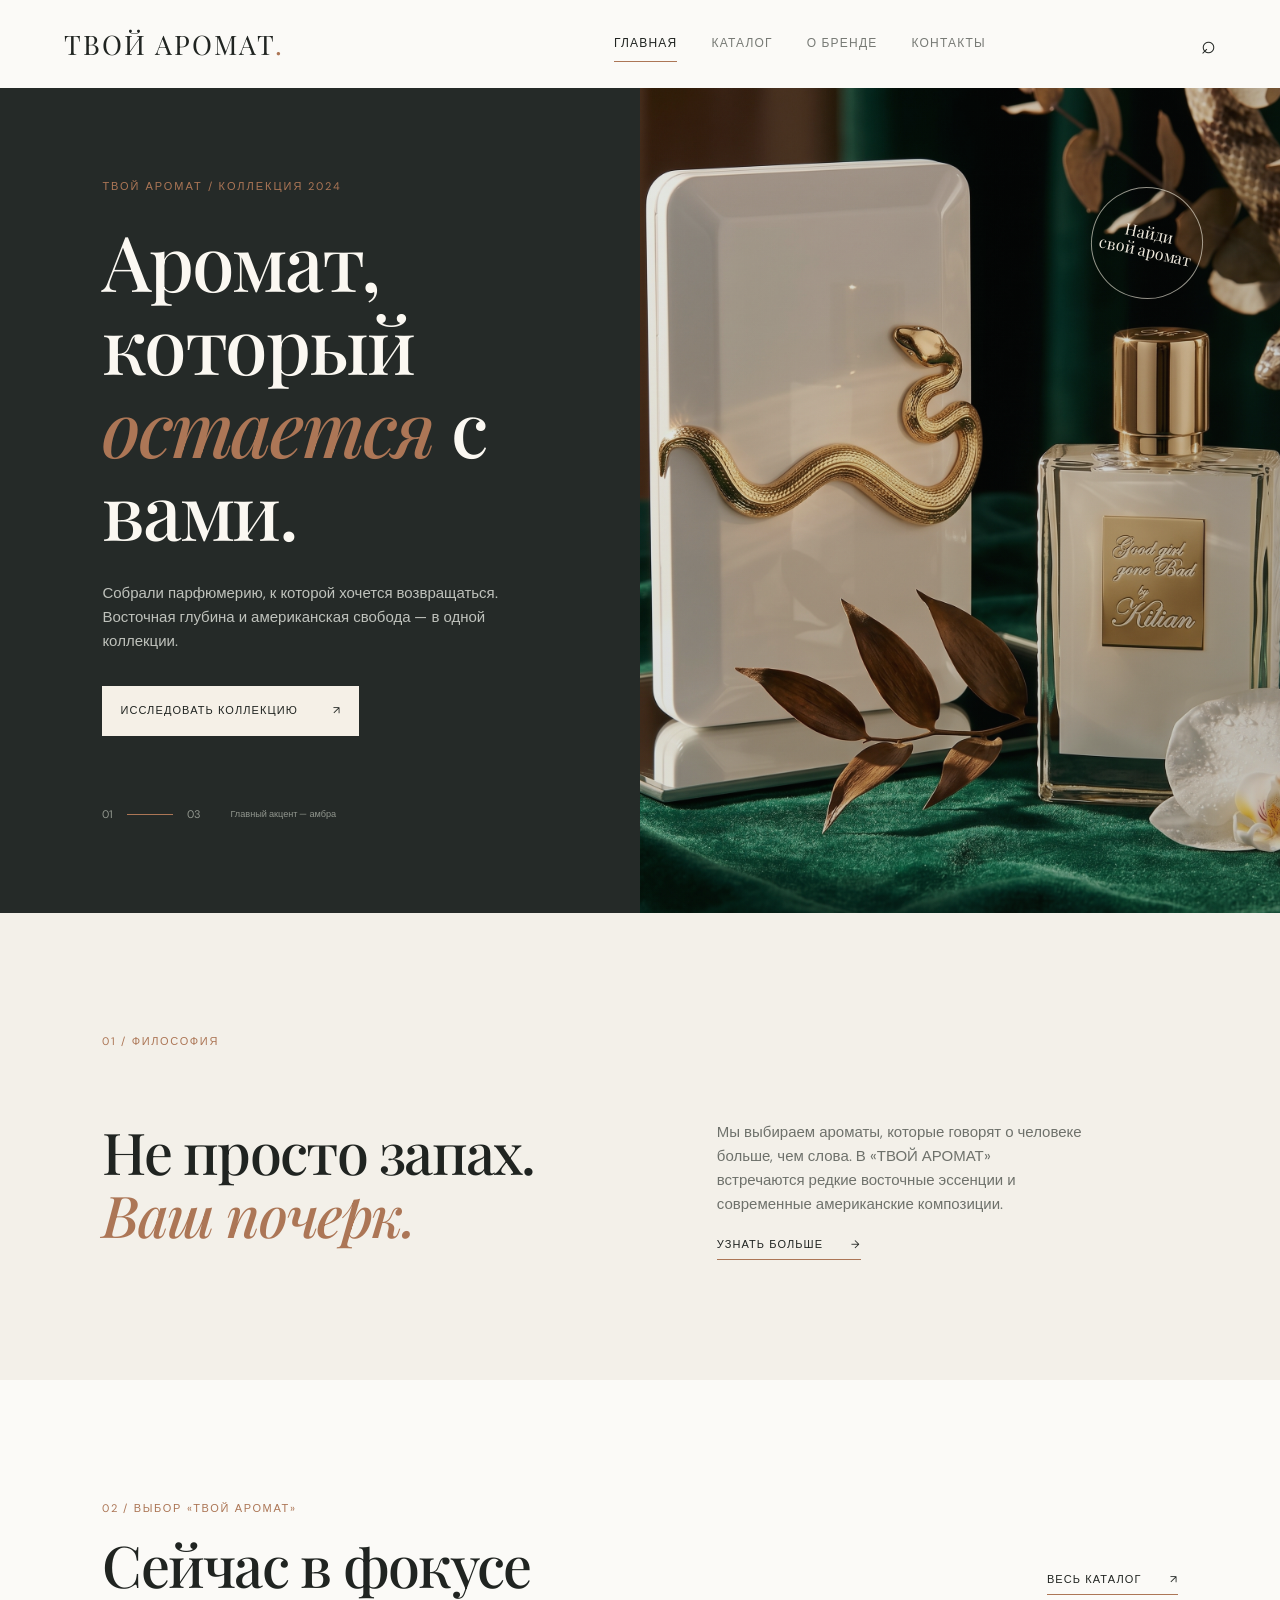
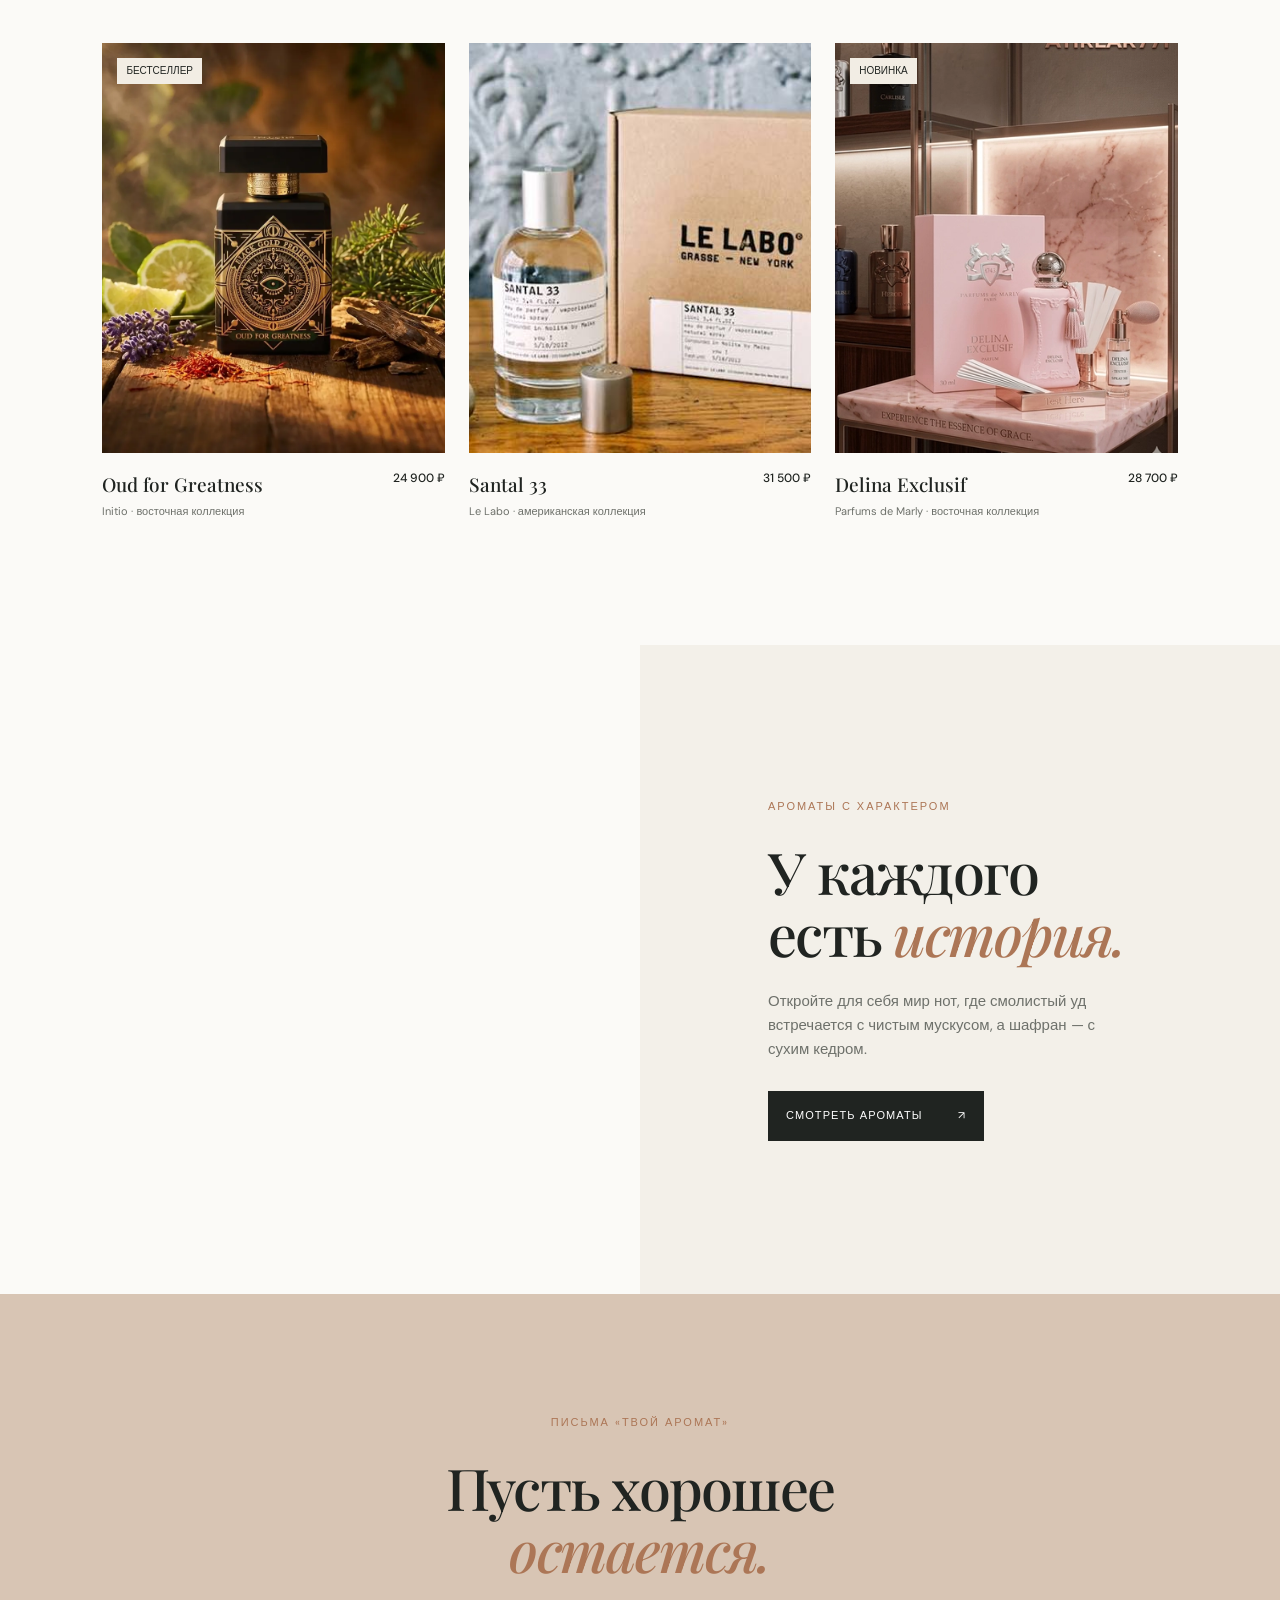
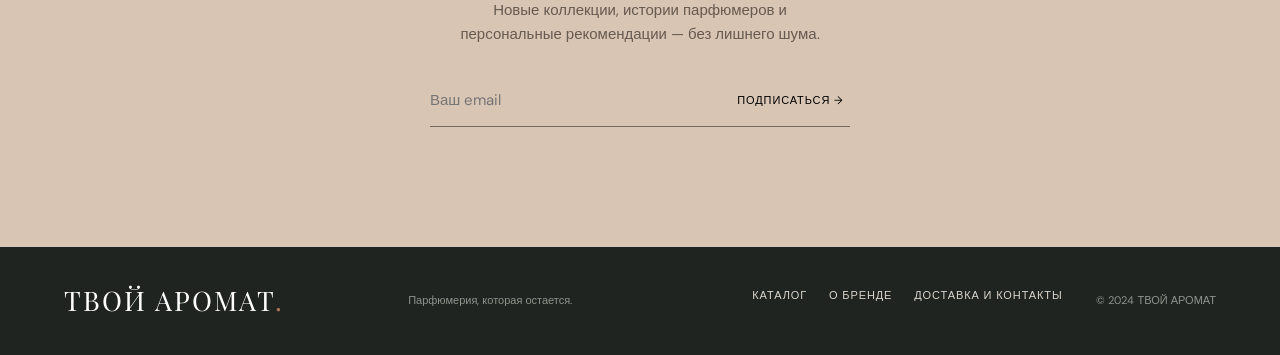
<file: index.html>
<!doctype html>
<html lang="ru">
  <head>
    <meta charset="UTF-8" />
    <meta name="viewport" content="width=device-width, initial-scale=1.0" />
    <meta
      name="description"
      content="ТВОЙ АРОМАТ — коллекция арабской и американской парфюмерии с доставкой по России."
    />
    <link rel="stylesheet" href="style.css" />
    <link rel="icon" type="image/svg+xml" href="assets/favicon.svg" />
    <link rel="preconnect" href="https://fonts.googleapis.com" />
    <link rel="preconnect" href="https://fonts.gstatic.com" crossorigin />
    <link
      href="https://fonts.googleapis.com/css2?family=DM+Sans:wght@400;500;600&family=Playfair+Display:wght@500;600;700&display=swap"
      rel="stylesheet"
    />
    <title>ТВОЙ АРОМАТ — аромат, который остается</title>
  </head>
  <body>
    <header class="site-header">
      <a class="brand" href="index.html" aria-label="ТВОЙ АРОМАТ, на главную"
        >ТВОЙ АРОМАТ<span>.</span></a
      >
      <nav class="main-nav" aria-label="Основная навигация">
        <a class="active" href="index.html">Главная</a>
        <a href="catalog.html">Каталог</a>
        <a href="about.html">О бренде</a>
        <a href="contacts.html">Контакты</a>
      </nav>
      <div class="header-actions">
        <button
          class="icon-button"
          data-search-toggle
          aria-label="Открыть поиск"
        >
          ⌕
        </button>

        <button class="menu-toggle" aria-label="Открыть меню">☰</button>
      </div>
    </header>
    <div class="search-panel">
      <input
        data-search-input
        type="search"
        placeholder="Найти аромат, бренд или ноту"
      /><button data-search-close>Закрыть</button>
    </div>

    <main>
      <section class="hero">
        <div class="hero-copy">
          <p class="eyebrow">ТВОЙ АРОМАТ / коллекция 2024</p>
          <h1>Аромат, который<br /><em>остается</em> с вами.</h1>
          <p class="hero-text">
            Собрали парфюмерию, к которой хочется возвращаться. Восточная
            глубина и американская свобода — в одной коллекции.
          </p>
          <a class="button button-light" href="catalog.html"
            >Исследовать коллекцию <span>↗</span></a
          >
          <div class="hero-meta">
            <span>01</span><i></i><span>03</span
            ><small>Главный акцент — амбра</small>
          </div>
        </div>
        <div class="hero-image">
          <div class="hero-stamp">Найди<br />свой аромат</div>
        </div>
      </section>

      <section class="intro section-pad">
        <div class="section-label">01 / Философия</div>
        <div class="intro-content">
          <h2>Не просто запах.<br /><em>Ваш почерк.</em></h2>
          <div>
            <p>
              Мы выбираем ароматы, которые говорят о человеке больше, чем слова.
              В «ТВОЙ АРОМАТ» встречаются редкие восточные эссенции и
              современные американские композиции.
            </p>
            <a class="text-link" href="about.html"
              >Узнать больше <span>→</span></a
            >
          </div>
        </div>
      </section>

      <section class="featured section-pad">
        <div class="section-heading">
          <div>
            <div class="section-label">02 / Выбор «ТВОЙ АРОМАТ»</div>
            <h2>Сейчас в фокусе</h2>
          </div>
          <a class="text-link" href="catalog.html"
            >Весь каталог <span>↗</span></a
          >
        </div>
        <div class="product-grid product-grid-home">
          <article class="product-card">
            <a href="catalog.html" class="product-image img-oud-for-greatness"
              ><span class="product-tag">Бестселлер</span></a
            >
            <div class="product-info">
              <div>
                <h3>Oud for Greatness</h3>
                <p>Initio · восточная коллекция</p>
              </div>
              <strong>24 900 ₽</strong>
            </div>
          </article>
          <article class="product-card">
            <a href="catalog.html" class="product-image img-santal-33"></a>
            <div class="product-info">
              <div>
                <h3>Santal 33</h3>
                <p>Le Labo · американская коллекция</p>
              </div>
              <strong>31 500 ₽</strong>
            </div>
          </article>
          <article class="product-card">
            <a href="catalog.html" class="product-image img-delina-exclusif"
              ><span class="product-tag">Новинка</span></a
            >
            <div class="product-info">
              <div>
                <h3>Delina Exclusif</h3>
                <p>Parfums de Marly · восточная коллекция</p>
              </div>
              <strong>28 700 ₽</strong>
            </div>
          </article>
        </div>
      </section>

      <section class="split-story">
        <div class="story-image"></div>
        <div class="story-copy">
          <p class="eyebrow">Ароматы с характером</p>
          <h2>У каждого<br />есть <em>история.</em></h2>
          <p>
            Откройте для себя мир нот, где смолистый уд встречается с чистым
            мускусом, а шафран — с сухим кедром.
          </p>
          <a class="button button-dark" href="catalog.html"
            >Смотреть ароматы <span>↗</span></a
          >
        </div>
      </section>

      <section class="newsletter section-pad">
        <p class="eyebrow">Письма «ТВОЙ АРОМАТ»</p>
        <h2>Пусть хорошее<br /><em>остается.</em></h2>
        <p>
          Новые коллекции, истории парфюмеров и персональные рекомендации — без
          лишнего шума.
        </p>
        <form class="newsletter-form">
          <input
            type="email"
            placeholder="Ваш email"
            aria-label="Ваш email"
          /><button type="submit">Подписаться <span>→</span></button>
        </form>
      </section>
    </main>
    <footer class="site-footer">
      <a class="brand" href="index.html">ТВОЙ АРОМАТ<span>.</span></a>
      <p>Парфюмерия, которая остается.</p>
      <div class="footer-links">
        <a href="catalog.html">Каталог</a><a href="about.html">О бренде</a
        ><a href="contacts.html">Доставка и контакты</a>
      </div>
      <small>© 2024 ТВОЙ АРОМАТ</small>
    </footer>
    <script src="script.js"></script>
  </body>
</html>
</file>
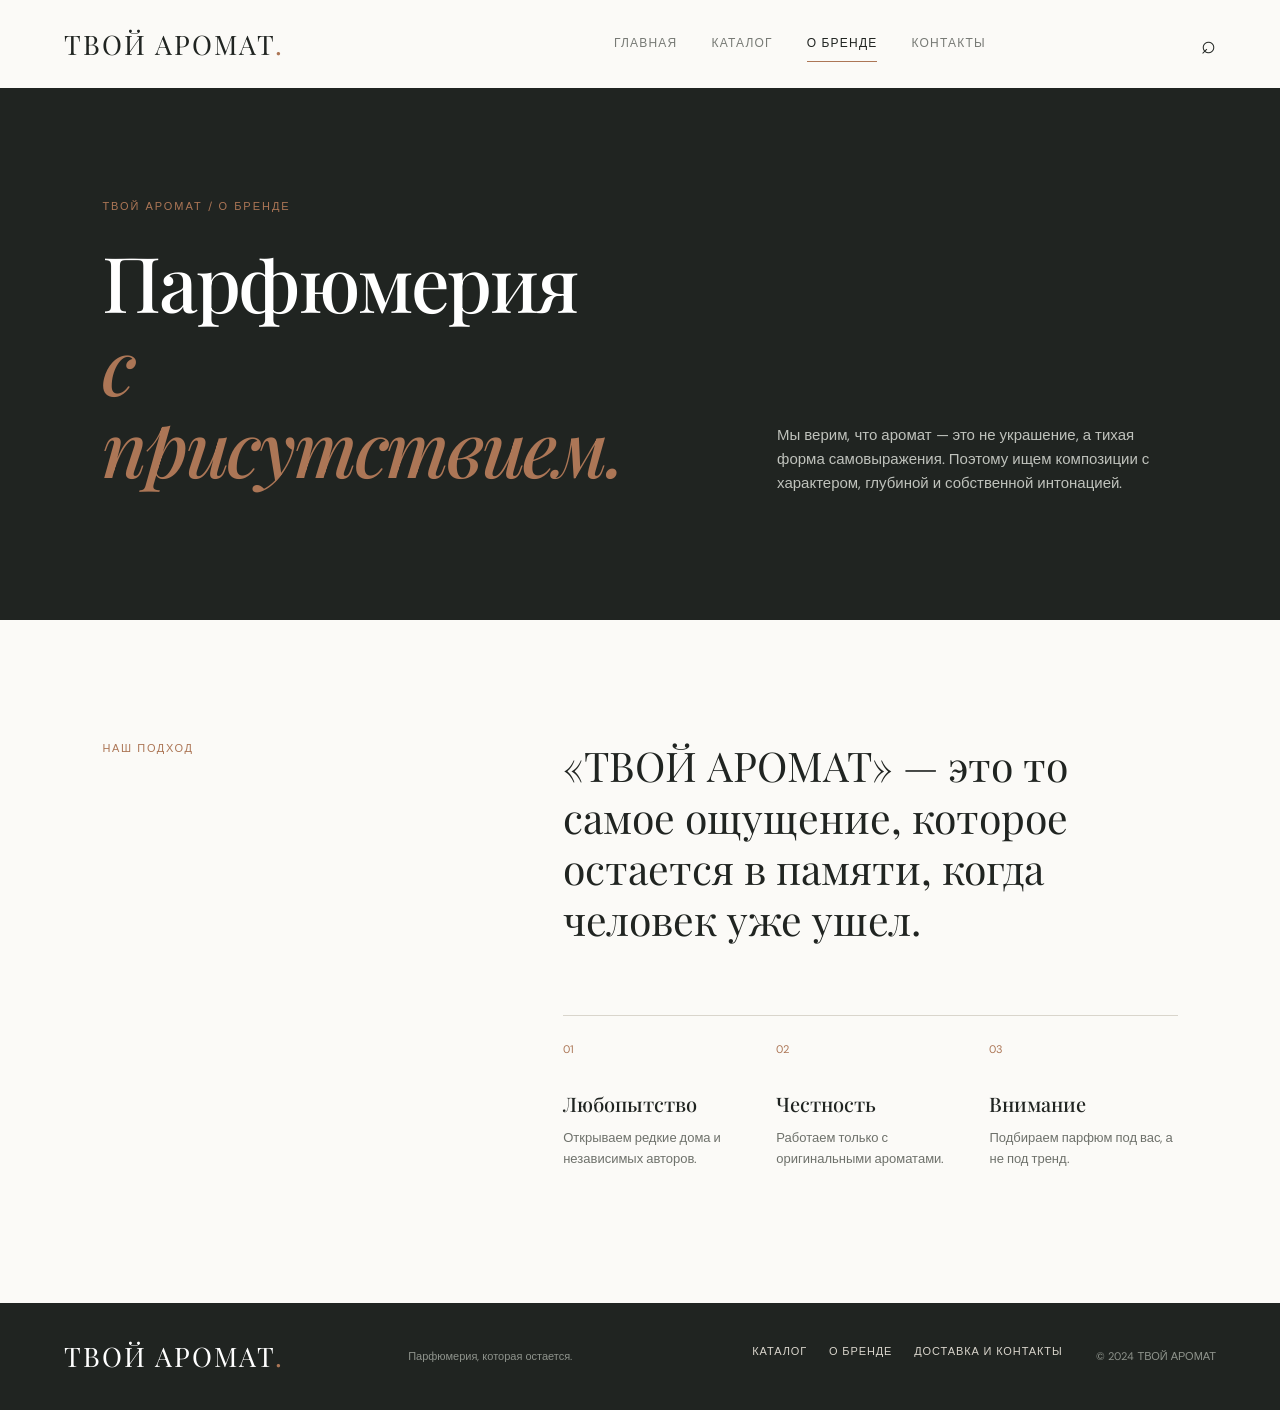
<file: about.html>
<!doctype html>
<html lang="ru">
  <head>
    <meta charset="UTF-8" />
    <meta name="viewport" content="width=device-width, initial-scale=1.0" />
    <link rel="stylesheet" href="style.css" />
    <link rel="icon" type="image/svg+xml" href="assets/favicon.svg" />
    <link rel="preconnect" href="https://fonts.googleapis.com" />
    <link rel="preconnect" href="https://fonts.gstatic.com" crossorigin />
    <link
      href="https://fonts.googleapis.com/css2?family=DM+Sans:wght@400;500;600&family=Playfair+Display:wght@500;600;700&display=swap"
      rel="stylesheet"
    />
    <title>О бренде — ТВОЙ АРОМАТ</title>
  </head>
  <body>
    <header class="site-header">
      <a class="brand" href="index.html">ТВОЙ АРОМАТ<span>.</span></a>
      <nav class="main-nav">
        <a href="index.html">Главная</a><a href="catalog.html">Каталог</a
        ><a class="active" href="about.html">О бренде</a
        ><a href="contacts.html">Контакты</a>
      </nav>
      <div class="header-actions">
        <button
          class="icon-button"
          data-search-toggle
          aria-label="Открыть поиск"
        >
          ⌕</button
        ><button class="menu-toggle" aria-label="Открыть меню">☰</button>
      </div>
    </header>
    <main>
      <section class="about-hero">
        <div>
          <p class="eyebrow">ТВОЙ АРОМАТ / о бренде</p>
          <h1>Парфюмерия<br /><em>с присутствием.</em></h1>
        </div>
        <p>
          Мы верим, что аромат — это не украшение, а тихая форма самовыражения.
          Поэтому ищем композиции с характером, глубиной и собственной
          интонацией.
        </p>
      </section>
      <section class="manifesto section-pad">
        <div class="section-label">Наш подход</div>
        <div class="manifesto-text">
          <p>
            «ТВОЙ АРОМАТ» — это то самое ощущение, которое остается в памяти,
            когда человек уже ушел.
          </p>
          <div class="values">
            <div>
              <b>01</b>
              <h3>Любопытство</h3>
              <p>Открываем редкие дома и независимых авторов.</p>
            </div>
            <div>
              <b>02</b>
              <h3>Честность</h3>
              <p>Работаем только с оригинальными ароматами.</p>
            </div>
            <div>
              <b>03</b>
              <h3>Внимание</h3>
              <p>Подбираем парфюм под вас, а не под тренд.</p>
            </div>
          </div>
        </div>
      </section>
    </main>
    <footer class="site-footer">
      <a class="brand" href="index.html">ТВОЙ АРОМАТ<span>.</span></a>
      <p>Парфюмерия, которая остается.</p>
      <div class="footer-links">
        <a href="catalog.html">Каталог</a><a href="about.html">О бренде</a
        ><a href="contacts.html">Доставка и контакты</a>
      </div>
      <small>© 2024 ТВОЙ АРОМАТ</small>
    </footer>
    <script src="script.js"></script>
  </body>
</html>
</file>
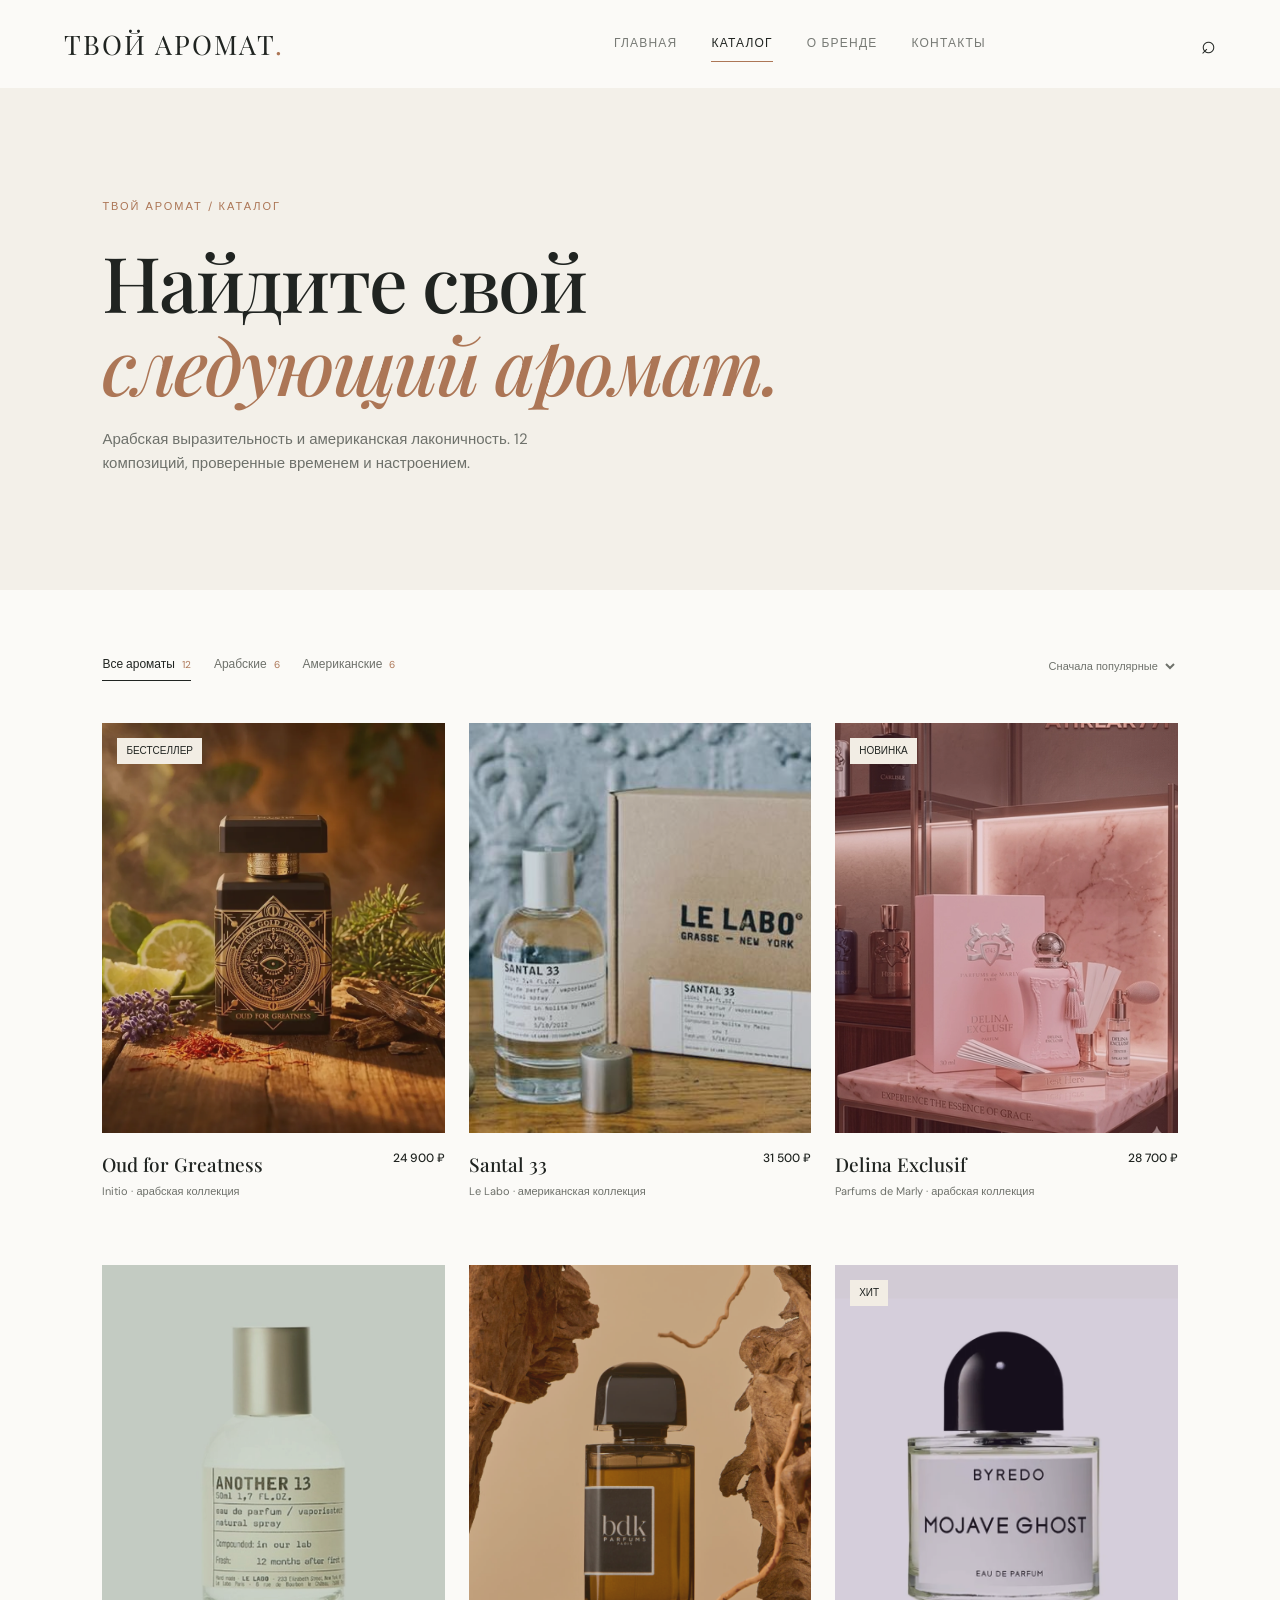
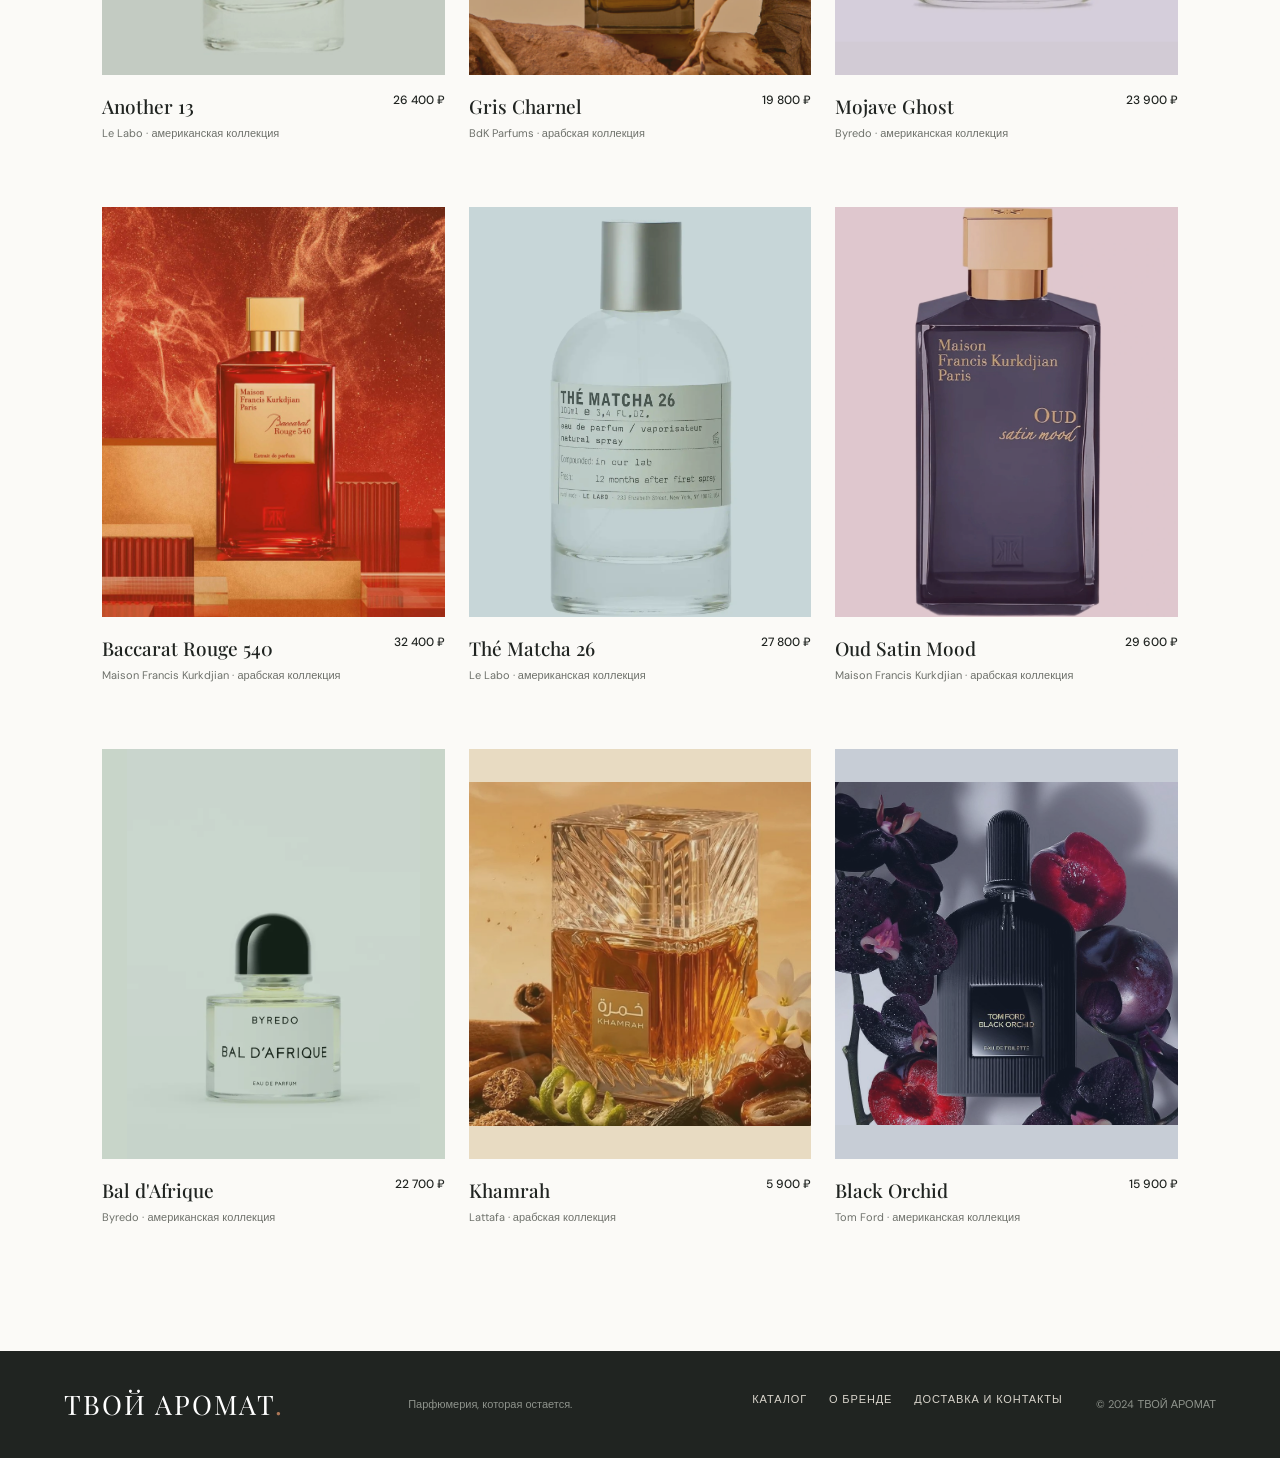
<file: catalog.html>
<!doctype html>
<html lang="ru">
  <head>
    <meta charset="UTF-8" />
    <meta name="viewport" content="width=device-width, initial-scale=1.0" />
    <link rel="stylesheet" href="style.css" />
    <link rel="icon" type="image/svg+xml" href="assets/favicon.svg" />
    <link rel="preconnect" href="https://fonts.googleapis.com" />
    <link rel="preconnect" href="https://fonts.gstatic.com" crossorigin />
    <link
      href="https://fonts.googleapis.com/css2?family=DM+Sans:wght@400;500;600&family=Playfair+Display:wght@500;600;700&display=swap"
      rel="stylesheet"
    />
    <title>Каталог — ТВОЙ АРОМАТ</title>
  </head>
  <body>
    <header class="site-header">
      <a class="brand" href="index.html">ТВОЙ АРОМАТ<span>.</span></a>
      <nav class="main-nav">
        <a href="index.html">Главная</a
        ><a class="active" href="catalog.html">Каталог</a
        ><a href="about.html">О бренде</a><a href="contacts.html">Контакты</a>
      </nav>
      <div class="header-actions">
        <button
          class="icon-button"
          data-search-toggle
          aria-label="Открыть поиск"
        >
          ⌕</button
        ><button class="menu-toggle" aria-label="Открыть меню">☰</button>
      </div>
    </header>
    <div class="search-panel">
      <input
        data-search-input
        type="search"
        placeholder="Найти аромат, бренд или ноту"
      /><button data-search-close>Закрыть</button>
    </div>
    <main>
      <section class="page-intro">
        <p class="eyebrow">ТВОЙ АРОМАТ / каталог</p>
        <h1>Найдите свой<br /><em>следующий аромат.</em></h1>
        <p>
          Арабская выразительность и американская лаконичность. 12 композиций,
          проверенные временем и настроением.
        </p>
      </section>
      <section class="catalog-section section-pad">
        <div class="catalog-toolbar">
          <div class="filter-buttons">
            <button class="filter-button active" data-filter="all">
              Все ароматы <span>12</span></button
            ><button class="filter-button" data-filter="arabic">
              Арабские <span>6</span></button
            ><button class="filter-button" data-filter="american">
              Американские <span>6</span>
            </button>
          </div>
          <select aria-label="Сортировка">
            <option>Сначала популярные</option>
            <option>Сначала новинки</option>
            <option>По возрастанию цены</option>
          </select>
        </div>
        <div class="product-grid catalog-grid">
          <article
            class="product-card"
            data-category="arabic"
            data-name="Oud for Greatness"
          >
            <a href="#" class="product-image img-oud-for-greatness"
              ><span class="product-tag">Бестселлер</span></a
            >
            <div class="product-info">
              <div>
                <h3>Oud for Greatness</h3>
                <p>Initio · арабская коллекция</p>
              </div>
              <strong>24 900 ₽</strong>
            </div>
          </article>
          <article
            class="product-card"
            data-category="american"
            data-name="Santal 33"
          >
            <a href="#" class="product-image img-santal-33"></a>
            <div class="product-info">
              <div>
                <h3>Santal 33</h3>
                <p>Le Labo · американская коллекция</p>
              </div>
              <strong>31 500 ₽</strong>
            </div>
          </article>
          <article
            class="product-card"
            data-category="arabic"
            data-name="Delina Exclusif"
          >
            <a href="#" class="product-image img-delina-exclusif"
              ><span class="product-tag">Новинка</span></a
            >
            <div class="product-info">
              <div>
                <h3>Delina Exclusif</h3>
                <p>Parfums de Marly · арабская коллекция</p>
              </div>
              <strong>28 700 ₽</strong>
            </div>
          </article>
          <article
            class="product-card"
            data-category="american"
            data-name="Another 13"
          >
            <a href="#" class="product-image img-another-13"></a>
            <div class="product-info">
              <div>
                <h3>Another 13</h3>
                <p>Le Labo · американская коллекция</p>
              </div>
              <strong>26 400 ₽</strong>
            </div>
          </article>
          <article
            class="product-card"
            data-category="arabic"
            data-name="Gris Charnel"
          >
            <a href="#" class="product-image img-gris-charnel"></a>
            <div class="product-info">
              <div>
                <h3>Gris Charnel</h3>
                <p>BdK Parfums · арабская коллекция</p>
              </div>
              <strong>19 800 ₽</strong>
            </div>
          </article>
          <article
            class="product-card"
            data-category="american"
            data-name="Mojave Ghost"
          >
            <a href="#" class="product-image img-mojave-ghost"
              ><span class="product-tag">Хит</span></a
            >
            <div class="product-info">
              <div>
                <h3>Mojave Ghost</h3>
                <p>Byredo · американская коллекция</p>
              </div>
              <strong>23 900 ₽</strong>
            </div>
          </article>
          <article
            class="product-card"
            data-category="arabic"
            data-name="Baccarat Rouge 540"
          >
            <a href="#" class="product-image img-baccarat-rouge-540"></a>
            <div class="product-info">
              <div>
                <h3>Baccarat Rouge 540</h3>
                <p>Maison Francis Kurkdjian · арабская коллекция</p>
              </div>
              <strong>32 400 ₽</strong>
            </div>
          </article>
          <article
            class="product-card"
            data-category="american"
            data-name="Thé Matcha 26"
          >
            <a href="#" class="product-image img-the-matcha-26"></a>
            <div class="product-info">
              <div>
                <h3>Thé Matcha 26</h3>
                <p>Le Labo · американская коллекция</p>
              </div>
              <strong>27 800 ₽</strong>
            </div>
          </article>
          <article
            class="product-card"
            data-category="arabic"
            data-name="Oud Satin Mood"
          >
            <a href="#" class="product-image img-oud-satin-mood"></a>
            <div class="product-info">
              <div>
                <h3>Oud Satin Mood</h3>
                <p>Maison Francis Kurkdjian · арабская коллекция</p>
              </div>
              <strong>29 600 ₽</strong>
            </div>
          </article>
          <article
            class="product-card"
            data-category="american"
            data-name="Bal d'Afrique"
          >
            <a href="#" class="product-image img-bal-dafrique"></a>
            <div class="product-info">
              <div>
                <h3>Bal d'Afrique</h3>
                <p>Byredo · американская коллекция</p>
              </div>
              <strong>22 700 ₽</strong>
            </div>
          </article>
          <article
            class="product-card"
            data-category="arabic"
            data-name="Khamrah"
          >
            <a href="#" class="product-image img-khamrah"></a>
            <div class="product-info">
              <div>
                <h3>Khamrah</h3>
                <p>Lattafa · арабская коллекция</p>
              </div>
              <strong>5 900 ₽</strong>
            </div>
          </article>
          <article
            class="product-card"
            data-category="american"
            data-name="Tom Ford Black Orchid"
          >
            <a href="#" class="product-image img-tom-ford-black-orchid"></a>
            <div class="product-info">
              <div>
                <h3>Black Orchid</h3>
                <p>Tom Ford · американская коллекция</p>
              </div>
              <strong>15 900 ₽</strong>
            </div>
          </article>
          <article class="product-card" data-category="arabic" data-name="Ani">
            <a href="#" class="product-image img-gris"></a>
            <div class="product-info">
              <div>
                <h3>Ani</h3>
                <p>Nishane · арабская коллекция</p>
              </div>
              <strong>26 900 ₽</strong>
            </div>
          </article>
          <article
            class="product-card"
            data-category="american"
            data-name="Gypsy Water"
          >
            <a href="#" class="product-image img-mojave"></a>
            <div class="product-info">
              <div>
                <h3>Gypsy Water</h3>
                <p>Byredo · американская коллекция</p>
              </div>
              <strong>22 900 ₽</strong>
            </div>
          </article>
          <article
            class="product-card"
            data-category="arabic"
            data-name="Musk Therapy"
          >
            <a href="#" class="product-image img-oud"></a>
            <div class="product-info">
              <div>
                <h3>Musk Therapy</h3>
                <p>Initio · арабская коллекция</p>
              </div>
              <strong>25 300 ₽</strong>
            </div>
          </article>
          <article
            class="product-card"
            data-category="american"
            data-name="Sundazed"
          >
            <a href="#" class="product-image img-santal"></a>
            <div class="product-info">
              <div>
                <h3>Sundazed</h3>
                <p>Byredo · американская коллекция</p>
              </div>
              <strong>21 600 ₽</strong>
            </div>
          </article>
          <article
            class="product-card"
            data-category="arabic"
            data-name="Erba Pura"
          >
            <a href="#" class="product-image img-rose"></a>
            <div class="product-info">
              <div>
                <h3>Erba Pura</h3>
                <p>Xerjoff · арабская коллекция</p>
              </div>
              <strong>27 400 ₽</strong>
            </div>
          </article>
          <article
            class="product-card"
            data-category="american"
            data-name="Rose 31"
          >
            <a href="#" class="product-image img-another"></a>
            <div class="product-info">
              <div>
                <h3>Rose 31</h3>
                <p>Le Labo · американская коллекция</p>
              </div>
              <strong>25 900 ₽</strong>
            </div>
          </article>
          <article
            class="product-card"
            data-category="arabic"
            data-name="Ani X"
          >
            <a href="#" class="product-image img-gris"></a>
            <div class="product-info">
              <div>
                <h3>Ani X</h3>
                <p>Nishane · арабская коллекция</p>
              </div>
              <strong>28 200 ₽</strong>
            </div>
          </article>
          <article
            class="product-card"
            data-category="american"
            data-name="Super Cedar"
          >
            <a href="#" class="product-image img-mojave"></a>
            <div class="product-info">
              <div>
                <h3>Super Cedar</h3>
                <p>Byredo · американская коллекция</p>
              </div>
              <strong>21 900 ₽</strong>
            </div>
          </article>
          <article
            class="product-card"
            data-category="arabic"
            data-name="Tobacco Vanille"
          >
            <a href="#" class="product-image img-oud"></a>
            <div class="product-info">
              <div>
                <h3>Tobacco Vanille</h3>
                <p>Tom Ford · арабская коллекция</p>
              </div>
              <strong>30 100 ₽</strong>
            </div>
          </article>
          <article
            class="product-card"
            data-category="american"
            data-name="Bergamote 22"
          >
            <a href="#" class="product-image img-santal"></a>
            <div class="product-info">
              <div>
                <h3>Bergamote 22</h3>
                <p>Le Labo · американская коллекция</p>
              </div>
              <strong>24 500 ₽</strong>
            </div>
          </article>
          <article
            class="product-card"
            data-category="arabic"
            data-name="Naxos"
          >
            <a href="#" class="product-image img-rose"></a>
            <div class="product-info">
              <div>
                <h3>Naxos</h3>
                <p>Xerjoff · арабская коллекция</p>
              </div>
              <strong>26 800 ₽</strong>
            </div>
          </article>
          <article
            class="product-card"
            data-category="american"
            data-name="The Noir 29"
          >
            <a href="#" class="product-image img-another"></a>
            <div class="product-info">
              <div>
                <h3>The Noir 29</h3>
                <p>Le Labo · американская коллекция</p>
              </div>
              <strong>25 600 ₽</strong>
            </div>
          </article>
          <article
            class="product-card"
            data-category="arabic"
            data-name="Hacivat"
          >
            <a href="#" class="product-image img-gris"></a>
            <div class="product-info">
              <div>
                <h3>Hacivat</h3>
                <p>Nishane · арабская коллекция</p>
              </div>
              <strong>27 100 ₽</strong>
            </div>
          </article>
          <article
            class="product-card"
            data-category="american"
            data-name="Molecule 01"
          >
            <a href="#" class="product-image img-mojave"></a>
            <div class="product-info">
              <div>
                <h3>Molecule 01</h3>
                <p>Escentric Molecules · американская коллекция</p>
              </div>
              <strong>18 900 ₽</strong>
            </div>
          </article>
          <article class="product-card" data-category="arabic" data-name="Lira">
            <a href="#" class="product-image img-oud"></a>
            <div class="product-info">
              <div>
                <h3>Lira</h3>
                <p>Xerjoff · арабская коллекция</p>
              </div>
              <strong>24 700 ₽</strong>
            </div>
          </article>
          <article
            class="product-card"
            data-category="american"
            data-name="Matcha Meditation"
          >
            <a href="#" class="product-image img-santal"></a>
            <div class="product-info">
              <div>
                <h3>Matcha Meditation</h3>
                <p>Maison Margiela · американская коллекция</p>
              </div>
              <strong>19 600 ₽</strong>
            </div>
          </article>
          <article
            class="product-card"
            data-category="arabic"
            data-name="Layton"
          >
            <a href="#" class="product-image img-rose"></a>
            <div class="product-info">
              <div>
                <h3>Layton</h3>
                <p>Parfums de Marly · арабская коллекция</p>
              </div>
              <strong>29 300 ₽</strong>
            </div>
          </article>
          <article
            class="product-card"
            data-category="american"
            data-name="Neroli Portofino"
          >
            <a href="#" class="product-image img-another"></a>
            <div class="product-info">
              <div>
                <h3>Neroli Portofino</h3>
                <p>Tom Ford · американская коллекция</p>
              </div>
              <strong>28 600 ₽</strong>
            </div>
          </article>
          <article
            class="product-card"
            data-category="arabic"
            data-name="Mancera Cedrat Boise"
          >
            <a href="#" class="product-image img-gris"></a>
            <div class="product-info">
              <div>
                <h3>Cedrat Boise</h3>
                <p>Mancera · арабская коллекция</p>
              </div>
              <strong>17 900 ₽</strong>
            </div>
          </article>
          <article
            class="product-card"
            data-category="american"
            data-name="Wood Sage & Sea Salt"
          >
            <a href="#" class="product-image img-mojave"></a>
            <div class="product-info">
              <div>
                <h3>Wood Sage &amp; Sea Salt</h3>
                <p>Jo Malone · американская коллекция</p>
              </div>
              <strong>20 400 ₽</strong>
            </div>
          </article>
          <article
            class="product-card"
            data-category="arabic"
            data-name="Gentle Fluidity Gold"
          >
            <a href="#" class="product-image img-oud"></a>
            <div class="product-info">
              <div>
                <h3>Gentle Fluidity Gold</h3>
                <p>Maison Francis Kurkdjian · арабская коллекция</p>
              </div>
              <strong>29 900 ₽</strong>
            </div>
          </article>
          <article
            class="product-card"
            data-category="american"
            data-name="Black Saffron"
          >
            <a href="#" class="product-image img-santal"></a>
            <div class="product-info">
              <div>
                <h3>Black Saffron</h3>
                <p>Byredo · американская коллекция</p>
              </div>
              <strong>23 400 ₽</strong>
            </div>
          </article>
          <article
            class="product-card"
            data-category="arabic"
            data-name="Kirké"
          >
            <a href="#" class="product-image img-rose"></a>
            <div class="product-info">
              <div>
                <h3>Kirké</h3>
                <p>Tiziana Terenzi · арабская коллекция</p>
              </div>
              <strong>22 800 ₽</strong>
            </div>
          </article>
          <article
            class="product-card"
            data-category="american"
            data-name="Colonia"
          >
            <a href="#" class="product-image img-another"></a>
            <div class="product-info">
              <div>
                <h3>Colonia</h3>
                <p>Acqua di Parma · американская коллекция</p>
              </div>
              <strong>19 900 ₽</strong>
            </div>
          </article>
          <article
            class="product-card"
            data-category="arabic"
            data-name="Santal Royal"
          >
            <a href="#" class="product-image img-gris"></a>
            <div class="product-info">
              <div>
                <h3>Santal Royal</h3>
                <p>Guerlain · арабская коллекция</p>
              </div>
              <strong>26 300 ₽</strong>
            </div>
          </article>
          <article
            class="product-card"
            data-category="american"
            data-name="Jazz Club"
          >
            <a href="#" class="product-image img-mojave"></a>
            <div class="product-info">
              <div>
                <h3>Jazz Club</h3>
                <p>Maison Margiela · американская коллекция</p>
              </div>
              <strong>18 700 ₽</strong>
            </div>
          </article>
          <article
            class="product-card"
            data-category="arabic"
            data-name="Molecule 02"
          >
            <a href="#" class="product-image img-oud"></a>
            <div class="product-info">
              <div>
                <h3>Molecule 02</h3>
                <p>Escentric Molecules · арабская коллекция</p>
              </div>
              <strong>18 900 ₽</strong>
            </div>
          </article>
          <article
            class="product-card"
            data-category="american"
            data-name="Bal d'Afrique Absolu"
          >
            <a href="#" class="product-image img-santal"></a>
            <div class="product-info">
              <div>
                <h3>Bal d'Afrique Absolu</h3>
                <p>Byredo · американская коллекция</p>
              </div>
              <strong>26 700 ₽</strong>
            </div>
          </article>
          <article
            class="product-card"
            data-category="arabic"
            data-name="Oud Wood"
          >
            <a href="#" class="product-image img-rose"></a>
            <div class="product-info">
              <div>
                <h3>Oud Wood</h3>
                <p>Tom Ford · арабская коллекция</p>
              </div>
              <strong>30 800 ₽</strong>
            </div>
          </article>
          <article
            class="product-card"
            data-category="american"
            data-name="White Suede"
          >
            <a href="#" class="product-image img-another"></a>
            <div class="product-info">
              <div>
                <h3>White Suede</h3>
                <p>Tom Ford · американская коллекция</p>
              </div>
              <strong>27 300 ₽</strong>
            </div>
          </article>
        </div>
        <p class="no-results">Ничего не найдено. Попробуйте другой запрос.</p>
      </section>
    </main>
    <footer class="site-footer">
      <a class="brand" href="index.html">ТВОЙ АРОМАТ<span>.</span></a>
      <p>Парфюмерия, которая остается.</p>
      <div class="footer-links">
        <a href="catalog.html">Каталог</a><a href="about.html">О бренде</a
        ><a href="contacts.html">Доставка и контакты</a>
      </div>
      <small>© 2024 ТВОЙ АРОМАТ</small>
    </footer>
    <script src="script.js"></script>
  </body>
</html>
</file>
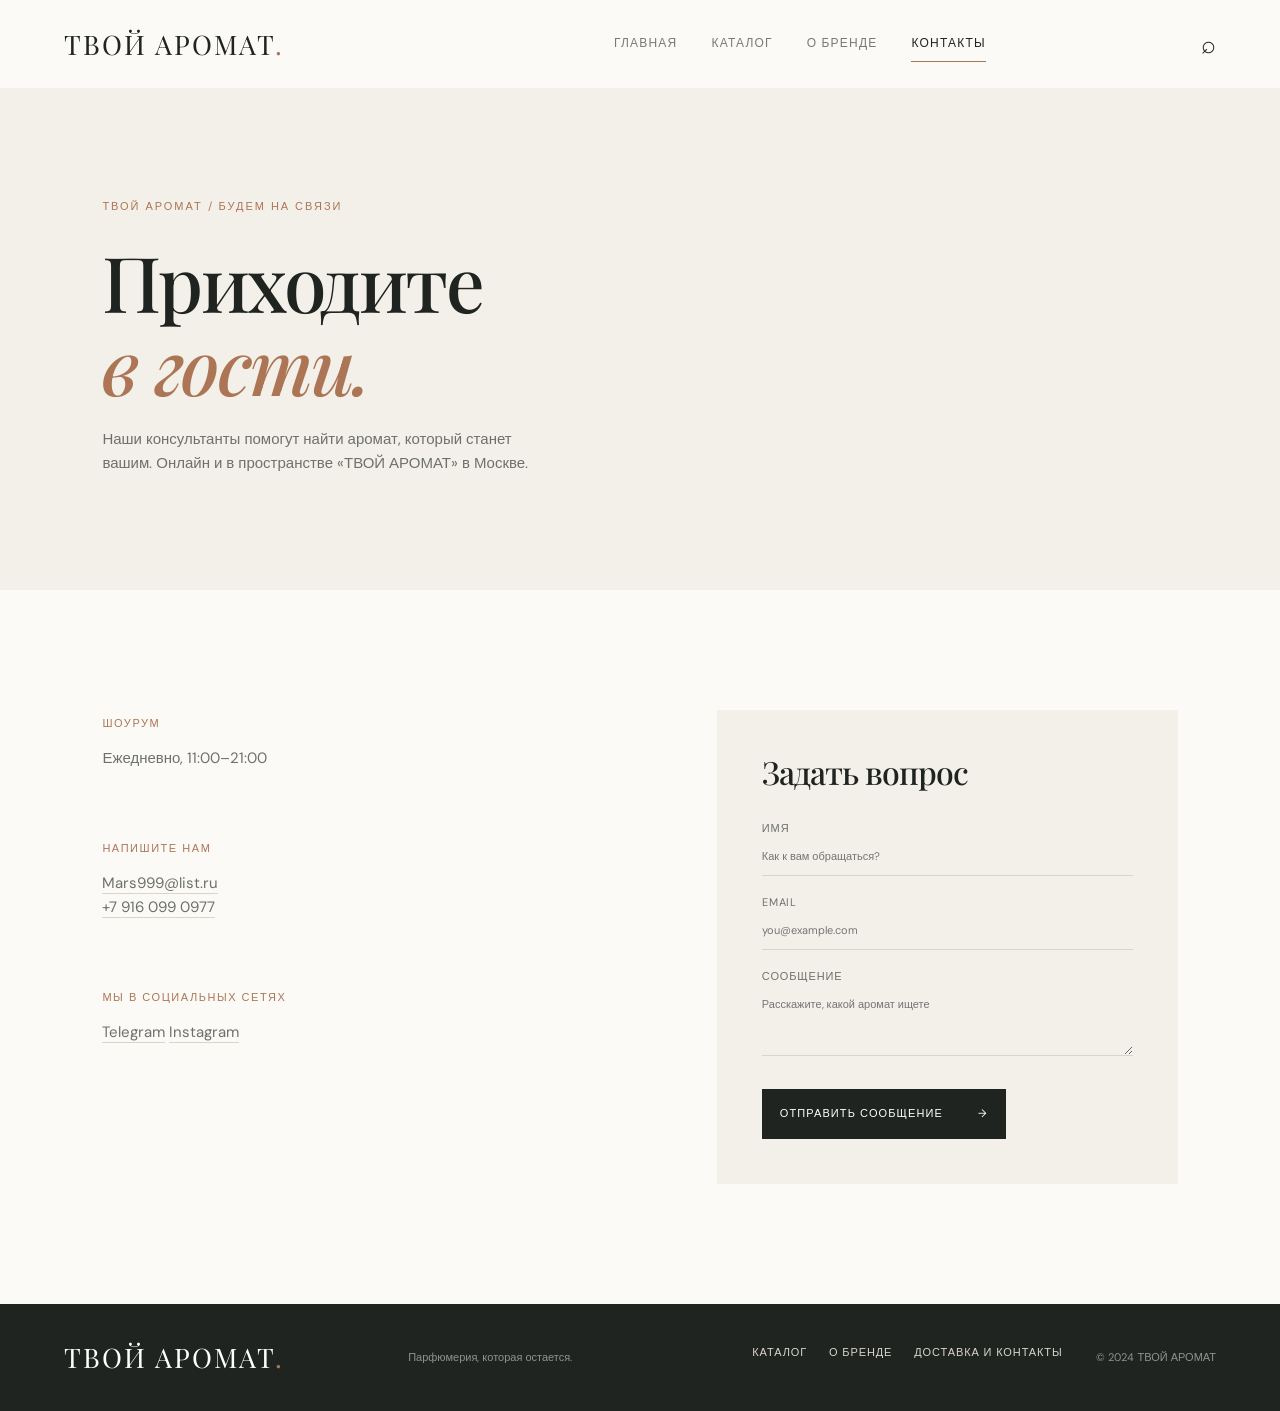
<file: contacts.html>
<!doctype html>
<html lang="ru">
  <head>
    <meta charset="UTF-8" />
    <meta name="viewport" content="width=device-width, initial-scale=1.0" />
    <link rel="stylesheet" href="style.css" />
    <link rel="icon" type="image/svg+xml" href="assets/favicon.svg" />
    <link rel="preconnect" href="https://fonts.googleapis.com" />
    <link rel="preconnect" href="https://fonts.gstatic.com" crossorigin />
    <link
      href="https://fonts.googleapis.com/css2?family=DM+Sans:wght@400;500;600&family=Playfair+Display:wght@500;600;700&display=swap"
      rel="stylesheet"
    />
    <title>Контакты — ТВОЙ АРОМАТ</title>
  </head>
  <body>
    <header class="site-header">
      <a class="brand" href="index.html">ТВОЙ АРОМАТ<span>.</span></a>
      <nav class="main-nav">
        <a href="index.html">Главная</a><a href="catalog.html">Каталог</a
        ><a href="about.html">О бренде</a
        ><a class="active" href="contacts.html">Контакты</a>
      </nav>
      <div class="header-actions">
        <button
          class="icon-button"
          data-search-toggle
          aria-label="Открыть поиск"
        >
          ⌕</button
        ><button class="menu-toggle" aria-label="Открыть меню">☰</button>
      </div>
    </header>
    <main>
      <section class="page-intro contact-intro">
        <p class="eyebrow">ТВОЙ АРОМАТ / будем на связи</p>
        <h1>Приходите<br /><em>в гости.</em></h1>
        <p>
          Наши консультанты помогут найти аромат, который станет вашим. Онлайн и
          в пространстве «ТВОЙ АРОМАТ» в Москве.
        </p>
      </section>
      <section class="contact-grid section-pad">
        <div class="contact-details">
          <div>
            <span>Шоурум</span>
            <p>Ежедневно, 11:00–21:00</p>
          </div>
          <div>
            <span>Напишите нам</span>
            <p>
              <a href="mailto:Mars999@list.ru">Mars999@list.ru</a><br /><a
                href="tel:+79160990977"
                >+7 916 099 0977</a
              >
            </p>
          </div>
          <div>
            <span>Мы в социальных сетях</span>
            <p><a href="#">Telegram</a> <a href="#">Instagram</a></p>
          </div>
        </div>
        <form class="contact-form">
          <h2>Задать вопрос</h2>
          <label
            >Имя<input type="text" placeholder="Как к вам обращаться?" /></label
          ><label
            >Email<input type="email" placeholder="you@example.com" /></label
          ><label
            >Сообщение<textarea
              placeholder="Расскажите, какой аромат ищете"
            ></textarea></label
          ><button class="button button-dark" type="submit">
            Отправить сообщение <span>→</span>
          </button>
        </form>
      </section>
    </main>
    <footer class="site-footer">
      <a class="brand" href="index.html">ТВОЙ АРОМАТ<span>.</span></a>
      <p>Парфюмерия, которая остается.</p>
      <div class="footer-links">
        <a href="catalog.html">Каталог</a><a href="about.html">О бренде</a
        ><a href="contacts.html">Доставка и контакты</a>
      </div>
      <small>© 2024 ТВОЙ АРОМАТ</small>
    </footer>
    <script src="script.js"></script>
  </body>
</html>
</file>
<file: style.css>
@import url("https://fonts.googleapis.com/css2?family=DM+Sans:wght@400;500;600&family=Playfair+Display:wght@500;600;700&display=swap");

:root {
  --ink: #202421;
  --muted: #6e716b;
  --cream: #f3f0e9;
  --paper: #fbfaf7;
  --copper: #ac7656;
  --line: #d9d5cc;
  --serif: "Playfair Display", Georgia, serif;
  --sans: "DM Sans", sans-serif;
}
* {
  box-sizing: border-box;
}
html {
  scroll-behavior: smooth;
}
body {
  margin: 0;
  background: var(--paper);
  color: var(--ink);
  font-family: var(--sans);
  font-size: 15px;
  line-height: 1.6;
}
a {
  color: inherit;
  text-decoration: none;
}
button,
input,
select,
textarea {
  font: inherit;
}
button {
  cursor: pointer;
}
.announcement {
  background: var(--ink);
  color: #f4eee5;
  font-size: 11px;
  letter-spacing: 0.08em;
  padding: 8px 5vw;
  text-align: center;
  text-transform: uppercase;
}
.announcement span {
  color: var(--copper);
  margin: 0 12px;
}
.site-header {
  align-items: center;
  background: var(--paper);
  display: flex;
  height: 88px;
  justify-content: space-between;
  padding: 0 5vw;
  position: sticky;
  top: 0;
  z-index: 20;
}
.brand {
  font-family: var(--serif);
  font-size: clamp(18px, 2.1vw, 30px);
  letter-spacing: 0.07em;
  line-height: 1;
}
.brand span {
  color: var(--copper);
}
.main-nav {
  display: flex;
  gap: 34px;
  margin-left: 10%;
}
.main-nav a {
  color: #777a75;
  font-size: 12px;
  position: relative;
  text-transform: uppercase;
  letter-spacing: 0.1em;
}
.main-nav a:after {
  background: var(--copper);
  bottom: -8px;
  content: "";
  height: 1px;
  left: 0;
  position: absolute;
  transform: scaleX(0);
  transform-origin: left;
  transition: transform 0.25s;
  width: 100%;
}
.main-nav a:hover:after,
.main-nav a.active:after {
  transform: scaleX(1);
}
.main-nav a.active {
  color: var(--ink);
}
.header-actions {
  align-items: center;
  display: flex;
  gap: 22px;
}
.icon-button,
.menu-toggle {
  background: transparent;
  border: 0;
  color: var(--ink);
  font-size: 25px;
  line-height: 1;
  padding: 0;
}
.menu-toggle {
  display: none;
  font-size: 20px;
}
.search-panel {
  background: var(--cream);
  border-bottom: 1px solid var(--line);
  display: none;
  gap: 20px;
  padding: 20px 5vw;
}
.search-panel.open {
  display: flex;
}
.search-panel input {
  background: transparent;
  border: 0;
  border-bottom: 1px solid var(--ink);
  flex: 1;
  outline: 0;
  padding: 8px 0;
}
.search-panel button {
  background: none;
  border: 0;
  text-transform: uppercase;
  font-size: 11px;
  letter-spacing: 0.1em;
}
.hero {
  background: #252a28;
  color: #fbf8f2;
  display: grid;
  grid-template-columns: 1fr 1fr;
  min-height: calc(100vh - 120px);
}
.hero-copy {
  align-self: center;
  padding: 7vw 8vw;
}
.eyebrow {
  color: var(--copper);
  font-size: 11px;
  letter-spacing: 0.18em;
  margin: 0 0 24px;
  text-transform: uppercase;
}
h1,
h2,
h3,
p {
  margin-top: 0;
}
h1,
h2 {
  font-family: var(--serif);
  font-weight: 500;
  line-height: 1.08;
}
h1 {
  font-size: clamp(44px, 6vw, 82px);
  letter-spacing: -0.03em;
  margin-bottom: 30px;
}
h2 {
  font-size: clamp(36px, 4.5vw, 64px);
  letter-spacing: -0.03em;
}
em {
  color: var(--copper);
  font-style: italic;
}
.hero-text {
  color: #bfc2bc;
  max-width: 410px;
}
.button {
  align-items: center;
  border: 0;
  display: inline-flex;
  gap: 35px;
  justify-content: space-between;
  padding: 16px 18px;
  text-transform: uppercase;
  font-size: 11px;
  letter-spacing: 0.1em;
  transition:
    transform 0.2s,
    background 0.2s;
}
.button:hover {
  transform: translateY(-3px);
}
.button-light {
  background: #f5f0e7;
  color: var(--ink);
  margin-top: 18px;
  min-width: 230px;
}
.button-dark {
  background: var(--ink);
  color: white;
}
.hero-meta {
  align-items: center;
  display: flex;
  gap: 14px;
  margin-top: 70px;
  color: #91968e;
  font-size: 11px;
}
.hero-meta i {
  background: var(--copper);
  display: block;
  height: 1px;
  width: 46px;
}
.hero-meta small {
  margin-left: 15px;
}
.hero-image {
  background:
    linear-gradient(105deg, rgba(19, 28, 26, 0.1), rgba(19, 28, 26, 0.25)),
    url("assets/kilian.jfif") center/cover;
  min-height: 500px;
  position: relative;
}
.hero-stamp {
  border: 1px solid rgba(244, 238, 224, 0.6);
  border-radius: 50%;
  color: #eee8dc;
  font-family: var(--serif);
  font-size: 16px;
  height: 112px;
  line-height: 1.1;
  padding-top: 36px;
  position: absolute;
  right: 12%;
  text-align: center;
  top: 12%;
  transform: rotate(12deg);
  width: 112px;
}
.section-pad {
  padding: 120px 8vw;
}
.section-label {
  color: var(--copper);
  font-size: 11px;
  letter-spacing: 0.15em;
  text-transform: uppercase;
}
.intro {
  background: var(--cream);
}
.intro-content {
  display: grid;
  gap: 12vw;
  grid-template-columns: 1fr 1fr;
  margin-top: 70px;
}
.intro-content h2 {
  margin: 0;
}
.intro-content p {
  color: var(--muted);
  max-width: 365px;
}
.text-link {
  border-bottom: 1px solid var(--copper);
  display: inline-flex;
  gap: 28px;
  padding-bottom: 5px;
  font-size: 11px;
  letter-spacing: 0.1em;
  text-transform: uppercase;
}
.featured {
  background: var(--paper);
}
.section-heading {
  align-items: end;
  display: flex;
  justify-content: space-between;
  margin-bottom: 48px;
}
.section-heading h2 {
  margin: 15px 0 0;
}
.product-grid {
  display: grid;
  gap: 24px;
  grid-template-columns: repeat(3, 1fr);
}
.product-card {
  min-width: 0;
}
.product-image {
  background-color: #ddd;
  display: block;
  height: 410px;
  overflow: hidden;
  position: relative;
  transition: transform 0.3s;
}
.product-image:after {
  background: rgba(255, 255, 255, 0.13);
  content: "";
  inset: 0;
  opacity: 0;
  position: absolute;
  transition: opacity 0.3s;
}
.product-image:hover {
  transform: translateY(-5px);
}
.product-image:hover:after {
  opacity: 1;
}
.img-oud {
  background:
    linear-gradient(145deg, rgba(75, 52, 33, 0.2), rgba(24, 19, 15, 0.5)),
    url("https://images.unsplash.com/photo-1594035910387-fea47794261f?auto=format&fit=crop&w=700&q=80")
      center/cover;
}
.img-santal {
  background:
    linear-gradient(145deg, rgba(203, 174, 135, 0.2), rgba(81, 62, 44, 0.3)),
    url("https://images.unsplash.com/photo-1608571423902-eed4a5ad8108?auto=format&fit=crop&w=700&q=80")
      center/cover;
}
.img-rose {
  background:
    linear-gradient(145deg, rgba(216, 156, 156, 0.15), rgba(73, 38, 35, 0.35)),
    url("https://images.unsplash.com/photo-1588405748880-12d1d2a59f75?auto=format&fit=crop&w=700&q=80")
      center/cover;
}
.img-another {
  background:
    linear-gradient(145deg, rgba(198, 199, 185, 0.2), rgba(47, 52, 44, 0.4)),
    url("https://images.unsplash.com/photo-1615634260167-c8cdede054de?auto=format&fit=crop&w=700&q=80")
      center/cover;
}
.img-gris {
  background:
    linear-gradient(145deg, rgba(191, 182, 159, 0.2), rgba(63, 58, 49, 0.35)),
    url("https://images.unsplash.com/photo-1610461888750-10bfc601b8e1?auto=format&fit=crop&w=700&q=80")
      center/cover;
}
.img-mojave {
  background:
    linear-gradient(145deg, rgba(226, 194, 157, 0.2), rgba(104, 74, 49, 0.35)),
    url("https://images.unsplash.com/photo-1541643600914-78b084683601?auto=format&fit=crop&w=700&q=80")
      center/cover;
}
.img-amber {
  background:
    linear-gradient(145deg, rgba(208, 153, 78, 0.16), rgba(56, 38, 23, 0.42)),
    url("https://images.unsplash.com/photo-1557170334-a9632e77c6e4?auto=format&fit=crop&w=700&q=80")
      center/cover;
}
.img-lilac {
  background:
    linear-gradient(145deg, rgba(173, 153, 201, 0.16), rgba(57, 41, 78, 0.4)),
    url("https://images.unsplash.com/photo-1592945403244-b3fbafd7f539?auto=format&fit=crop&w=700&q=80")
      center/cover;
}
.img-teal {
  background:
    linear-gradient(145deg, rgba(108, 183, 174, 0.18), rgba(28, 63, 65, 0.42)),
    url("https://images.unsplash.com/photo-1563170351-be82bc888aa4?auto=format&fit=crop&w=700&q=80")
      center/cover;
}
.img-noir {
  background:
    linear-gradient(145deg, rgba(107, 113, 126, 0.18), rgba(20, 23, 31, 0.5)),
    url("https://images.unsplash.com/photo-1619994403073-2cec844b8e63?auto=format&fit=crop&w=700&q=80")
      center/cover;
}
.catalog-grid .product-card:nth-child(11) .product-image {
  background:
    linear-gradient(145deg, rgba(196, 133, 71, 0.18), rgba(48, 33, 25, 0.44)),
    url("https://loremflickr.com/700/900/perfume,bottle?lock=11") center/cover;
}
.catalog-grid .product-card:nth-child(12) .product-image {
  background:
    linear-gradient(145deg, rgba(82, 146, 161, 0.18), rgba(24, 46, 60, 0.44)),
    url("https://loremflickr.com/700/900/perfume,bottle?lock=12") center/cover;
}
.catalog-grid .product-card:nth-child(13) .product-image {
  background:
    linear-gradient(145deg, rgba(191, 103, 91, 0.18), rgba(62, 29, 32, 0.44)),
    url("https://loremflickr.com/700/900/perfume,bottle?lock=13") center/cover;
}
.catalog-grid .product-card:nth-child(14) .product-image {
  background:
    linear-gradient(145deg, rgba(105, 150, 102, 0.18), rgba(30, 57, 35, 0.44)),
    url("https://loremflickr.com/700/900/perfume,bottle?lock=14") center/cover;
}
.catalog-grid .product-card:nth-child(15) .product-image {
  background:
    linear-gradient(145deg, rgba(210, 167, 76, 0.18), rgba(67, 49, 21, 0.44)),
    url("https://loremflickr.com/700/900/perfume,bottle?lock=15") center/cover;
}
.catalog-grid .product-card:nth-child(16) .product-image {
  background:
    linear-gradient(145deg, rgba(126, 105, 170, 0.18), rgba(43, 31, 69, 0.44)),
    url("https://loremflickr.com/700/900/perfume,bottle?lock=16") center/cover;
}
.catalog-grid .product-card:nth-child(17) .product-image {
  background:
    linear-gradient(145deg, rgba(224, 123, 68, 0.18), rgba(68, 33, 22, 0.44)),
    url("https://loremflickr.com/700/900/perfume,bottle?lock=17") center/cover;
}
.catalog-grid .product-card:nth-child(18) .product-image {
  background:
    linear-gradient(145deg, rgba(90, 167, 161, 0.18), rgba(24, 58, 58, 0.44)),
    url("https://loremflickr.com/700/900/perfume,bottle?lock=18") center/cover;
}
.catalog-grid .product-card:nth-child(19) .product-image {
  background:
    linear-gradient(145deg, rgba(195, 90, 129, 0.18), rgba(64, 27, 48, 0.44)),
    url("https://loremflickr.com/700/900/perfume,bottle?lock=19") center/cover;
}
.catalog-grid .product-card:nth-child(20) .product-image {
  background:
    linear-gradient(145deg, rgba(129, 157, 84, 0.18), rgba(42, 54, 27, 0.44)),
    url("https://loremflickr.com/700/900/perfume,bottle?lock=20") center/cover;
}
.catalog-grid .product-card:nth-child(21) .product-image {
  background:
    linear-gradient(145deg, rgba(216, 156, 75, 0.18), rgba(68, 45, 21, 0.44)),
    url("https://loremflickr.com/700/900/perfume,bottle?lock=21") center/cover;
}
.catalog-grid .product-card:nth-child(22) .product-image {
  background:
    linear-gradient(145deg, rgba(105, 126, 190, 0.18), rgba(34, 43, 74, 0.44)),
    url("https://loremflickr.com/700/900/perfume,bottle?lock=22") center/cover;
}
.catalog-grid .product-card:nth-child(23) .product-image {
  background:
    linear-gradient(145deg, rgba(188, 94, 76, 0.18), rgba(62, 31, 29, 0.44)),
    url("https://loremflickr.com/700/900/perfume,bottle?lock=23") center/cover;
}
.catalog-grid .product-card:nth-child(24) .product-image {
  background:
    linear-gradient(145deg, rgba(77, 155, 124, 0.18), rgba(24, 58, 47, 0.44)),
    url("https://loremflickr.com/700/900/perfume,bottle?lock=24") center/cover;
}
.catalog-grid .product-card:nth-child(25) .product-image {
  background:
    linear-gradient(145deg, rgba(210, 129, 58, 0.18), rgba(68, 39, 22, 0.44)),
    url("https://loremflickr.com/700/900/perfume,bottle?lock=25") center/cover;
}
.catalog-grid .product-card:nth-child(26) .product-image {
  background:
    linear-gradient(145deg, rgba(89, 145, 183, 0.18), rgba(25, 51, 72, 0.44)),
    url("https://loremflickr.com/700/900/perfume,bottle?lock=26") center/cover;
}
.catalog-grid .product-card:nth-child(27) .product-image {
  background:
    linear-gradient(145deg, rgba(180, 95, 158, 0.18), rgba(59, 30, 55, 0.44)),
    url("https://loremflickr.com/700/900/perfume,bottle?lock=27") center/cover;
}
.catalog-grid .product-card:nth-child(28) .product-image {
  background:
    linear-gradient(145deg, rgba(87, 169, 137, 0.18), rgba(25, 63, 46, 0.44)),
    url("https://loremflickr.com/700/900/perfume,bottle?lock=28") center/cover;
}
.catalog-grid .product-card:nth-child(29) .product-image {
  background:
    linear-gradient(145deg, rgba(211, 159, 58, 0.18), rgba(69, 47, 22, 0.44)),
    url("https://loremflickr.com/700/900/perfume,bottle?lock=29") center/cover;
}
.catalog-grid .product-card:nth-child(30) .product-image {
  background:
    linear-gradient(145deg, rgba(113, 113, 183, 0.18), rgba(39, 37, 76, 0.44)),
    url("https://loremflickr.com/700/900/perfume,bottle?lock=30") center/cover;
}
.catalog-grid .product-card:nth-child(31) .product-image {
  background:
    linear-gradient(145deg, rgba(200, 91, 73, 0.18), rgba(66, 30, 29, 0.44)),
    url("https://loremflickr.com/700/900/perfume,bottle?lock=31") center/cover;
}
.catalog-grid .product-card:nth-child(32) .product-image {
  background:
    linear-gradient(145deg, rgba(69, 153, 120, 0.18), rgba(25, 57, 46, 0.44)),
    url("https://loremflickr.com/700/900/perfume,bottle?lock=32") center/cover;
}
.catalog-grid .product-card:nth-child(33) .product-image {
  background:
    linear-gradient(145deg, rgba(220, 157, 62, 0.18), rgba(70, 47, 21, 0.44)),
    url("https://loremflickr.com/700/900/perfume,bottle?lock=33") center/cover;
}
.catalog-grid .product-card:nth-child(34) .product-image {
  background:
    linear-gradient(145deg, rgba(120, 92, 180, 0.18), rgba(45, 31, 73, 0.44)),
    url("https://loremflickr.com/700/900/perfume,bottle?lock=34") center/cover;
}
.catalog-grid .product-card:nth-child(35) .product-image {
  background:
    linear-gradient(145deg, rgba(202, 107, 66, 0.18), rgba(68, 34, 24, 0.44)),
    url("https://loremflickr.com/700/900/perfume,bottle?lock=35") center/cover;
}
.catalog-grid .product-card:nth-child(36) .product-image {
  background:
    linear-gradient(145deg, rgba(64, 140, 169, 0.18), rgba(21, 48, 65, 0.44)),
    url("https://loremflickr.com/700/900/perfume,bottle?lock=36") center/cover;
}
.catalog-grid .product-card:nth-child(37) .product-image {
  background:
    linear-gradient(145deg, rgba(212, 113, 104, 0.18), rgba(71, 34, 37, 0.44)),
    url("https://loremflickr.com/700/900/perfume,bottle?lock=37") center/cover;
}
.catalog-grid .product-card:nth-child(38) .product-image {
  background:
    linear-gradient(145deg, rgba(112, 157, 81, 0.18), rgba(35, 58, 29, 0.44)),
    url("https://loremflickr.com/700/900/perfume,bottle?lock=38") center/cover;
}
.catalog-grid .product-card:nth-child(39) .product-image {
  background:
    linear-gradient(145deg, rgba(173, 90, 168, 0.18), rgba(58, 30, 60, 0.44)),
    url("https://loremflickr.com/700/900/perfume,bottle?lock=39") center/cover;
}
.catalog-grid .product-card:nth-child(40) .product-image {
  background:
    linear-gradient(145deg, rgba(220, 170, 63, 0.18), rgba(71, 50, 19, 0.44)),
    url("https://loremflickr.com/700/900/perfume,bottle?lock=40") center/cover;
}
.catalog-grid .product-image::before {
  content: "";
  inset: 0;
  pointer-events: none;
  position: absolute;
  z-index: 0;
}
.catalog-grid .product-card:nth-child(1) .product-image::before {
  background: rgba(116, 68, 39, 0.24);
}
.catalog-grid .product-card:nth-child(2) .product-image::before {
  background: rgba(44, 83, 96, 0.26);
}
.catalog-grid .product-card:nth-child(3) .product-image::before {
  background: rgba(161, 70, 91, 0.25);
}
.catalog-grid .product-card:nth-child(4) .product-image::before {
  background: rgba(76, 104, 72, 0.27);
}
.catalog-grid .product-card:nth-child(5) .product-image::before {
  background: rgba(135, 102, 54, 0.28);
}
.catalog-grid .product-card:nth-child(6) .product-image::before {
  background: rgba(89, 62, 111, 0.25);
}
.catalog-grid .product-card:nth-child(7) .product-image::before {
  background: rgba(185, 111, 46, 0.28);
}
.catalog-grid .product-card:nth-child(8) .product-image::before {
  background: rgba(49, 103, 111, 0.27);
}
.catalog-grid .product-card:nth-child(9) .product-image::before {
  background: rgba(142, 54, 79, 0.28);
}
.catalog-grid .product-card:nth-child(10) .product-image::before {
  background: rgba(68, 114, 82, 0.28);
}
.catalog-grid .product-card:nth-child(11) .product-image::before {
  background: rgba(181, 135, 52, 0.27);
}
.catalog-grid .product-card:nth-child(12) .product-image::before {
  background: rgba(60, 82, 127, 0.27);
}
.catalog-grid .product-card:nth-child(13) .product-image::before {
  background: rgba(126, 65, 38, 0.3);
}
.catalog-grid .product-card:nth-child(14) .product-image::before {
  background: rgba(54, 115, 102, 0.28);
}
.catalog-grid .product-card:nth-child(15) .product-image::before {
  background: rgba(169, 78, 71, 0.28);
}
.catalog-grid .product-card:nth-child(16) .product-image::before {
  background: rgba(79, 92, 58, 0.29);
}
.catalog-grid .product-card:nth-child(17) .product-image::before {
  background: rgba(148, 93, 44, 0.3);
}
.catalog-grid .product-card:nth-child(18) .product-image::before {
  background: rgba(77, 68, 129, 0.27);
}
.catalog-grid .product-card:nth-child(19) .product-image::before {
  background: rgba(119, 53, 51, 0.29);
}
.catalog-grid .product-card:nth-child(20) .product-image::before {
  background: rgba(41, 105, 112, 0.3);
}
.catalog-grid .product-card:nth-child(21) .product-image::before {
  background: rgba(173, 129, 38, 0.29);
}
.catalog-grid .product-card:nth-child(22) .product-image::before {
  background: rgba(89, 61, 101, 0.3);
}
.catalog-grid .product-card:nth-child(23) .product-image::before {
  background: rgba(165, 72, 86, 0.3);
}
.catalog-grid .product-card:nth-child(24) .product-image::before {
  background: rgba(66, 117, 73, 0.3);
}
.catalog-grid .product-card:nth-child(25) .product-image::before {
  background: rgba(188, 112, 53, 0.31);
}
.catalog-grid .product-card:nth-child(26) .product-image::before {
  background: rgba(53, 93, 127, 0.3);
}
.catalog-grid .product-card:nth-child(27) .product-image::before {
  background: rgba(126, 65, 96, 0.3);
}
.catalog-grid .product-card:nth-child(28) .product-image::before {
  background: rgba(66, 112, 97, 0.31);
}
.catalog-grid .product-card:nth-child(29) .product-image::before {
  background: rgba(151, 96, 42, 0.31);
}
.catalog-grid .product-card:nth-child(30) .product-image::before {
  background: rgba(75, 77, 127, 0.3);
}
.catalog-grid .product-card:nth-child(31) .product-image::before {
  background: rgba(154, 61, 64, 0.31);
}
.catalog-grid .product-card:nth-child(32) .product-image::before {
  background: rgba(43, 109, 91, 0.31);
}
.catalog-grid .product-card:nth-child(33) .product-image::before {
  background: rgba(176, 125, 42, 0.31);
}
.catalog-grid .product-card:nth-child(34) .product-image::before {
  background: rgba(89, 63, 121, 0.31);
}
.catalog-grid .product-card:nth-child(35) .product-image::before {
  background: rgba(151, 70, 45, 0.32);
}
.catalog-grid .product-card:nth-child(36) .product-image::before {
  background: rgba(44, 103, 116, 0.32);
}
.catalog-grid .product-card:nth-child(37) .product-image::before {
  background: rgba(177, 91, 54, 0.32);
}
.catalog-grid .product-card:nth-child(38) .product-image::before {
  background: rgba(76, 105, 63, 0.32);
}
.catalog-grid .product-card:nth-child(39) .product-image::before {
  background: rgba(130, 62, 109, 0.32);
}
.catalog-grid .product-card:nth-child(40) .product-image::before {
  background: rgba(188, 136, 44, 0.32);
}
.product-tag {
  background: #f2ede4;
  color: var(--ink);
  font-size: 10px;
  left: 15px;
  padding: 5px 9px;
  position: absolute;
  text-transform: uppercase;
  top: 15px;
  z-index: 1;
}
.product-info {
  align-items: start;
  display: flex;
  justify-content: space-between;
  padding-top: 16px;
}
.product-info h3 {
  font-family: var(--serif);
  font-size: 19px;
  font-weight: 500;
  margin: 0;
}
.product-info p {
  color: var(--muted);
  font-size: 11px;
  margin: 4px 0;
}
.product-info strong {
  font-size: 12px;
  font-weight: 500;
  white-space: nowrap;
}
.split-story {
  display: grid;
  grid-template-columns: 1fr 1fr;
}
.story-image {
  background: url("https://images.unsplash.com/photo-1612817288484-6f916006741a?auto=format&fit=crop&w=1200&q=85")
    center/cover;
  min-height: 600px;
}
.story-copy {
  align-self: center;
  background: var(--cream);
  min-height: 600px;
  padding: 12vw 10vw;
}
.story-copy h2 {
  margin-bottom: 25px;
}
.story-copy p:not(.eyebrow) {
  color: var(--muted);
  margin-bottom: 30px;
  max-width: 340px;
}
.newsletter {
  background: #d8c5b4;
  text-align: center;
}
.newsletter h2 {
  margin-bottom: 18px;
}
.newsletter > p:not(.eyebrow) {
  color: #675a50;
  margin: 0 auto 28px;
  max-width: 380px;
}
.newsletter-form {
  border-bottom: 1px solid #75695f;
  display: flex;
  margin: 0 auto;
  max-width: 420px;
}
.newsletter-form input {
  background: transparent;
  border: 0;
  flex: 1;
  outline: 0;
  padding: 14px 0;
}
.newsletter-form button {
  background: transparent;
  border: 0;
  font-size: 11px;
  letter-spacing: 0.08em;
  text-transform: uppercase;
}
.site-footer {
  background: var(--ink);
  color: #d9d5cc;
  display: grid;
  gap: 16px;
  grid-template-columns: 1fr 1fr 1fr auto;
  padding: 40px 5vw;
}
.site-footer .brand {
  color: white;
}
.site-footer p,
.site-footer small {
  color: #8e938c;
  font-size: 11px;
  margin: 5px 0;
}
.footer-links {
  display: flex;
  gap: 22px;
  font-size: 11px;
  text-transform: uppercase;
  letter-spacing: 0.08em;
}
.page-intro {
  background: var(--cream);
  padding: 110px 8vw 100px;
}
.page-intro h1,
.about-hero h1 {
  margin-bottom: 22px;
}
.page-intro > p:last-child {
  color: var(--muted);
  max-width: 450px;
}
.catalog-section {
  padding-top: 60px;
}
.catalog-toolbar {
  align-items: center;
  display: flex;
  justify-content: space-between;
  margin-bottom: 42px;
}
.filter-buttons {
  display: flex;
  gap: 23px;
}
.filter-button {
  background: none;
  border: 0;
  border-bottom: 1px solid transparent;
  color: var(--muted);
  font-size: 12px;
  padding: 5px 0;
}
.filter-button span {
  color: var(--copper);
  font-size: 10px;
  margin-left: 4px;
}
.filter-button.active {
  border-color: var(--ink);
  color: var(--ink);
}
.catalog-toolbar select {
  background: transparent;
  border: 0;
  color: var(--muted);
  font-size: 11px;
  outline: 0;
}
.catalog-grid {
  grid-template-columns: repeat(3, 1fr);
  row-gap: 60px;
}
.no-results {
  color: var(--muted);
  display: none;
  padding: 40px 0;
  text-align: center;
}
.about-hero {
  align-items: end;
  background: var(--ink);
  color: white;
  display: grid;
  gap: 12vw;
  grid-template-columns: 1fr 1fr;
  padding: 110px 8vw;
}
.about-hero p:last-child {
  color: #bfc2bc;
  max-width: 380px;
}
.manifesto {
  display: grid;
  gap: 12vw;
  grid-template-columns: 1fr 2fr;
}
.manifesto-text > p {
  font-family: var(--serif);
  font-size: clamp(27px, 3.2vw, 44px);
  line-height: 1.25;
  max-width: 720px;
}
.values {
  border-top: 1px solid var(--line);
  display: grid;
  gap: 25px;
  grid-template-columns: repeat(3, 1fr);
  margin-top: 70px;
  padding-top: 20px;
}
.values b {
  color: var(--copper);
  font-size: 11px;
  font-weight: 400;
}
.values h3 {
  font-family: var(--serif);
  font-size: 20px;
  font-weight: 500;
  margin: 28px 0 8px;
}
.values p {
  color: var(--muted);
  font-size: 13px;
}
.contact-grid {
  display: grid;
  gap: 12vw;
  grid-template-columns: 1fr 1fr;
}
.contact-details {
  display: flex;
  flex-direction: column;
  gap: 50px;
}
.contact-details span {
  color: var(--copper);
  font-size: 11px;
  letter-spacing: 0.14em;
  text-transform: uppercase;
}
.contact-details p {
  color: var(--muted);
  margin-top: 12px;
}
.contact-details a {
  border-bottom: 1px solid var(--line);
}
.contact-form {
  background: var(--cream);
  padding: 45px;
}
.contact-form h2 {
  font-size: 32px;
  margin-bottom: 30px;
}
.contact-form label {
  color: var(--muted);
  display: block;
  font-size: 11px;
  margin-bottom: 18px;
  text-transform: uppercase;
  letter-spacing: 0.08em;
}
.contact-form input,
.contact-form textarea {
  background: transparent;
  border: 0;
  border-bottom: 1px solid var(--line);
  display: block;
  outline: 0;
  padding: 10px 0;
  width: 100%;
}
.contact-form textarea {
  min-height: 70px;
  resize: vertical;
}
.contact-form .button {
  margin-top: 15px;
}
@media (max-width: 760px) {
  .main-nav {
    background: var(--paper);
    display: none;
    flex-direction: column;
    gap: 22px;
    left: 0;
    padding: 25px 5vw;
    position: absolute;
    right: 0;
    top: 72px;
    z-index: 10;
  }
  .main-nav.open {
    display: flex;
  }
  .menu-toggle {
    display: block;
  }
  .site-header {
    height: 72px;
  }
  .hero,
  .split-story,
  .about-hero,
  .manifesto,
  .contact-grid {
    grid-template-columns: 1fr;
  }
  .hero-copy {
    order: 2;
    padding: 70px 8vw 80px;
  }
  .hero-image {
    min-height: 470px;
  }
  .intro-content {
    gap: 30px;
    grid-template-columns: 1fr;
    margin-top: 40px;
  }
  .section-pad {
    padding: 75px 7vw;
  }
  .product-grid,
  .catalog-grid {
    grid-template-columns: repeat(2, 1fr);
    gap: 35px 14px;
  }
  .product-image {
    height: 290px;
  }
  .product-info {
    display: block;
  }
  .product-info strong {
    display: block;
    margin-top: 8px;
  }
  .section-heading {
    align-items: start;
    display: block;
  }
  .section-heading .text-link {
    margin-top: 22px;
  }
  .story-image {
    min-height: 400px;
  }
  .story-copy {
    min-height: 0;
    padding: 75px 10vw;
  }
  .site-footer {
    grid-template-columns: 1fr;
    gap: 18px;
  }
  .footer-links {
    flex-wrap: wrap;
  }
  .page-intro,
  .about-hero {
    padding: 80px 7vw;
  }
  .catalog-toolbar {
    align-items: start;
    flex-direction: column;
    gap: 22px;
  }
  .filter-buttons {
    gap: 14px;
  }
  .values {
    gap: 20px;
    grid-template-columns: 1fr;
    margin-top: 45px;
  }
  .contact-form {
    padding: 30px 22px;
  }
}
@media (max-width: 390px) {
  .product-grid,
  .catalog-grid {
    grid-template-columns: 1fr;
  }
  .product-image {
    height: 380px;
  }
  .hero-meta {
    margin-top: 45px;
  }
  .hero-meta small {
    display: none;
  }
}

/* Local product artwork keeps the catalog visible without external image services. */
.img-amber {
  background-image: url("assets/amber.svg");
}
.img-lilac {
  background-image: url("assets/lilac.svg");
}
.img-teal {
  background-image: url("assets/teal.svg");
}
.img-noir {
  background-image: url("assets/noir.svg");
}
.img-gris {
  background-image: url("assets/musk.svg");
}
.img-mojave {
  background-image: url("assets/citrus.svg");
}
.img-oud {
  background-image: url("assets/oud.svg");
}
.img-santal {
  background-image: url("assets/sage.svg");
}
.img-rose {
  background-image: url("assets/rose.svg");
}
.img-another {
  background-image: url("assets/saffron.svg");
}
.catalog-grid .product-card:nth-child(11) .product-image {
  background-image: url("assets/sage.svg");
}
.catalog-grid .product-card:nth-child(12) .product-image {
  background-image: url("assets/teal.svg");
}
.catalog-grid .product-card:nth-child(13) .product-image {
  background-image: url("assets/rose.svg");
}
.catalog-grid .product-card:nth-child(14) .product-image {
  background-image: url("assets/noir.svg");
}
.catalog-grid .product-card:nth-child(15) .product-image {
  background-image: url("assets/citrus.svg");
}
.catalog-grid .product-card:nth-child(16) .product-image {
  background-image: url("assets/lilac.svg");
}
.catalog-grid .product-card:nth-child(17) .product-image {
  background-image: url("assets/amber.svg");
}
.catalog-grid .product-card:nth-child(18) .product-image {
  background-image: url("assets/musk.svg");
}
.catalog-grid .product-card:nth-child(19) .product-image {
  background-image: url("assets/saffron.svg");
}
.catalog-grid .product-card:nth-child(20) .product-image {
  background-image: url("assets/oud.svg");
}
.catalog-grid .product-card:nth-child(21) .product-image {
  background-image: url("assets/rose.svg");
}
.catalog-grid .product-card:nth-child(22) .product-image {
  background-image: url("assets/sage.svg");
}
.catalog-grid .product-card:nth-child(23) .product-image {
  background-image: url("assets/citrus.svg");
}
.catalog-grid .product-card:nth-child(24) .product-image {
  background-image: url("assets/noir.svg");
}
.catalog-grid .product-card:nth-child(25) .product-image {
  background-image: url("assets/teal.svg");
}
.catalog-grid .product-card:nth-child(26) .product-image {
  background-image: url("assets/lilac.svg");
}
.catalog-grid .product-card:nth-child(27) .product-image {
  background-image: url("assets/amber.svg");
}
.catalog-grid .product-card:nth-child(28) .product-image {
  background-image: url("assets/musk.svg");
}
.catalog-grid .product-card:nth-child(29) .product-image {
  background-image: url("assets/oud.svg");
}
.catalog-grid .product-card:nth-child(30) .product-image {
  background-image: url("assets/saffron.svg");
}
.catalog-grid .product-card:nth-child(31) .product-image {
  background-image: url("assets/rose.svg");
}
.catalog-grid .product-card:nth-child(32) .product-image {
  background-image: url("assets/citrus.svg");
}
.catalog-grid .product-card:nth-child(33) .product-image {
  background-image: url("assets/teal.svg");
}
.catalog-grid .product-card:nth-child(34) .product-image {
  background-image: url("assets/sage.svg");
}
.catalog-grid .product-card:nth-child(35) .product-image {
  background-image: url("assets/noir.svg");
}
.catalog-grid .product-card:nth-child(36) .product-image {
  background-image: url("assets/lilac.svg");
}
.catalog-grid .product-card:nth-child(37) .product-image {
  background-image: url("assets/amber.svg");
}
.catalog-grid .product-card:nth-child(38) .product-image {
  background-image: url("assets/musk.svg");
}
.catalog-grid .product-card:nth-child(39) .product-image {
  background-image: url("assets/oud.svg");
}
.catalog-grid .product-card:nth-child(40) .product-image {
  background-image: url("assets/saffron.svg");
}

/* Real product photography for every catalog card. */
.catalog-grid .product-card:nth-child(1) .product-image {
  background-image: url("https://images.unsplash.com/photo-1594035910387-fea47794261f?auto=format&fit=crop&w=700&q=85");
}
.catalog-grid .product-card:nth-child(2) .product-image {
  background-image: url("https://images.unsplash.com/photo-1608571423902-eed4a5ad8108?auto=format&fit=crop&w=700&q=85");
}
.catalog-grid .product-card:nth-child(3) .product-image {
  background-image: url("https://images.unsplash.com/photo-1588405748880-12d1d2a59f75?auto=format&fit=crop&w=700&q=85");
}
.catalog-grid .product-card:nth-child(4) .product-image {
  background-image: url("https://images.unsplash.com/photo-1615634260167-c8cdede054de?auto=format&fit=crop&w=700&q=85");
}
.catalog-grid .product-card:nth-child(5) .product-image {
  background-image: url("https://images.unsplash.com/photo-1610461888750-10bfc601b8e1?auto=format&fit=crop&w=700&q=85");
}
.catalog-grid .product-card:nth-child(6) .product-image {
  background-image: url("https://images.unsplash.com/photo-1541643600914-78b084683601?auto=format&fit=crop&w=700&q=85");
}
.catalog-grid .product-card:nth-child(7) .product-image {
  background-image: url("https://images.unsplash.com/photo-1557170334-a9632e77c6e4?auto=format&fit=crop&w=700&q=85");
}
.catalog-grid .product-card:nth-child(8) .product-image {
  background-image: url("https://images.unsplash.com/photo-1592945403244-b3fbafd7f539?auto=format&fit=crop&w=700&q=85");
}
.catalog-grid .product-card:nth-child(9) .product-image {
  background-image: url("https://images.unsplash.com/photo-1563170351-be82bc888aa4?auto=format&fit=crop&w=700&q=85");
}
.catalog-grid .product-card:nth-child(10) .product-image {
  background-image: url("https://images.unsplash.com/photo-1619994403073-2cec844b8e63?auto=format&fit=crop&w=700&q=85");
}
.catalog-grid .product-card:nth-child(11) .product-image {
  background-image: url("https://images.unsplash.com/photo-1523293182086-765756c3e7b0?auto=format&fit=crop&w=700&q=85");
}
.catalog-grid .product-card:nth-child(12) .product-image {
  background-image: url("https://images.unsplash.com/photo-1523779917675-b6ed3a42a561?auto=format&fit=crop&w=700&q=85");
}
.catalog-grid .product-card:nth-child(13) .product-image {
  background-image: url("https://images.unsplash.com/photo-1587017539504-67cfbddac569?auto=format&fit=crop&w=700&q=85");
}
.catalog-grid .product-card:nth-child(14) .product-image {
  background-image: url("https://images.unsplash.com/photo-1595425970377-c9703cf48b6d?auto=format&fit=crop&w=700&q=85");
}
.catalog-grid .product-card:nth-child(15) .product-image {
  background-image: url("https://images.unsplash.com/photo-1515377905703-c4788e51af15?auto=format&fit=crop&w=700&q=85");
}
.catalog-grid .product-card:nth-child(16) .product-image {
  background-image: url("https://images.unsplash.com/photo-1512436991641-6745cdb1723f?auto=format&fit=crop&w=700&q=85");
}
.catalog-grid .product-card:nth-child(17) .product-image {
  background-image: url("https://images.unsplash.com/photo-1525507119028-ed4c629a60a3?auto=format&fit=crop&w=700&q=85");
}
.catalog-grid .product-card:nth-child(18) .product-image {
  background-image: url("https://images.unsplash.com/photo-1487412720507-e7ab37603c6f?auto=format&fit=crop&w=700&q=85");
}
.catalog-grid .product-card:nth-child(19) .product-image {
  background-image: url("https://images.unsplash.com/photo-1483985988355-763728e1935b?auto=format&fit=crop&w=700&q=85");
}
.catalog-grid .product-card:nth-child(20) .product-image {
  background-image: url("https://images.unsplash.com/photo-1529139574466-a303027c1d8b?auto=format&fit=crop&w=700&q=85");
}
.catalog-grid .product-card:nth-child(21) .product-image {
  background-image: url("https://images.unsplash.com/photo-1522337360788-8b13dee7a37e?auto=format&fit=crop&w=700&q=85");
}
.catalog-grid .product-card:nth-child(22) .product-image {
  background-image: url("https://images.unsplash.com/photo-1535632066927-ab7c9ab60908?auto=format&fit=crop&w=700&q=85");
}
.catalog-grid .product-card:nth-child(23) .product-image {
  background-image: url("https://images.unsplash.com/photo-1490481651871-ab68de25d43d?auto=format&fit=crop&w=700&q=85");
}
.catalog-grid .product-card:nth-child(24) .product-image {
  background-image: url("https://images.unsplash.com/photo-1496747611176-843222e1e57c?auto=format&fit=crop&w=700&q=85");
}
.catalog-grid .product-card:nth-child(25) .product-image {
  background-image: url("https://images.unsplash.com/photo-1515886657613-9f3515b0c78f?auto=format&fit=crop&w=700&q=85");
}
.catalog-grid .product-card:nth-child(26) .product-image {
  background-image: url("https://images.unsplash.com/photo-1516981879613-9b9e7d6a44f5?auto=format&fit=crop&w=700&q=85");
}
.catalog-grid .product-card:nth-child(27) .product-image {
  background-image: url("https://images.unsplash.com/photo-1556228578-8f92e9e8c0b5?auto=format&fit=crop&w=700&q=85");
}
.catalog-grid .product-card:nth-child(28) .product-image {
  background-image: url("https://images.unsplash.com/photo-1547887538-e3a2f32cb1cc?auto=format&fit=crop&w=700&q=85");
}
.catalog-grid .product-card:nth-child(29) .product-image {
  background-image: url("https://images.unsplash.com/photo-1612817288484-6f916006741a?auto=format&fit=crop&w=700&q=85");
}
.catalog-grid .product-card:nth-child(30) .product-image {
  background-image: url("https://images.unsplash.com/photo-1506794778202-cad84cf45f1d?auto=format&fit=crop&w=700&q=85");
}
.catalog-grid .product-card:nth-child(31) .product-image {
  background-image: url("https://images.unsplash.com/photo-1492562080023-ab3db95bfbce?auto=format&fit=crop&w=700&q=85");
}
.catalog-grid .product-card:nth-child(32) .product-image {
  background-image: url("https://images.unsplash.com/photo-1526045612212-70c100bf72d5?auto=format&fit=crop&w=700&q=85");
}
.catalog-grid .product-card:nth-child(33) .product-image {
  background-image: url("https://images.unsplash.com/photo-1517841905240-472988babdf9?auto=format&fit=crop&w=700&q=85");
}
.catalog-grid .product-card:nth-child(34) .product-image {
  background-image: url("https://images.unsplash.com/photo-1503602642458-137f7f0c5d0d?auto=format&fit=crop&w=700&q=85");
}
.catalog-grid .product-card:nth-child(35) .product-image {
  background-image: url("https://images.unsplash.com/photo-1492707892479-7bc8d5a4ee93?auto=format&fit=crop&w=700&q=85");
}
.catalog-grid .product-card:nth-child(36) .product-image {
  background-image: url("https://images.unsplash.com/photo-1494438639946-1ebd1d20bf85?auto=format&fit=crop&w=700&q=85");
}
.catalog-grid .product-card:nth-child(37) .product-image {
  background-image: url("https://images.unsplash.com/photo-1473188588951-028e9f6a9f7a?auto=format&fit=crop&w=700&q=85");
}
.catalog-grid .product-card:nth-child(38) .product-image {
  background-image: url("https://images.unsplash.com/photo-1481277542470-605612bd2d61?auto=format&fit=crop&w=700&q=85");
}
.catalog-grid .product-card:nth-child(39) .product-image {
  background-image: url("https://images.unsplash.com/photo-1497366754035-f200968a6e72?auto=format&fit=crop&w=700&q=85");
}
.catalog-grid .product-card:nth-child(40) .product-image {
  background-image: url("https://images.unsplash.com/photo-1490474418585-ba9bad8fd0ea?auto=format&fit=crop&w=700&q=85");
}
.catalog-grid .product-card:nth-child(n + 13) {
  display: none;
}
.catalog-grid .product-image {
  background-position: center center !important;
  background-repeat: no-repeat !important;
  background-size: cover !important;
}
.catalog-grid .product-card:nth-child(10) .product-image {
  background-size: contain !important;
}
.img-khamrah {
  background-image: url("assets/Khamrah.jpg") !important;
}
.catalog-grid .product-card[data-name="Khamrah"] .product-image {
  background-size: contain !important;
}
.img-tom-ford-black-orchid {
  background-image: url("assets/Tom Ford Black Orchid.jpg") !important;
}
.catalog-grid .product-card[data-name="Tom Ford Black Orchid"] .product-image {
  background-size: contain !important;
}

/* Match each fragrance card to the photo renamed by the user. */
.img-oud-for-greatness {
  background-image: url("assets/out of greadnes.webp") !important;
}
.img-santal-33 {
  background-image: url("assets/Santal 33.jfif") !important;
}
.img-delina-exclusif {
  background-image: url("assets/Delina Exclusif.webp") !important;
}
.img-another-13 {
  background-image: url("assets/another13.webp") !important;
}
.img-gris-charnel {
  background-image: url("assets/Gris Charnel.png") !important;
}
.img-mojave-ghost {
  background-image: url("assets/Mojave Ghost.webp") !important;
}
.img-baccarat-rouge-540 {
  background-image: url("assets/Baccarat Rouge 540.jpg") !important;
}
.img-the-matcha-26 {
  background-image: url("assets/Thé Matcha 26.webp") !important;
}
.img-oud-satin-mood {
  background-image: url("assets/Oud Satin Mood.webp") !important;
}
.img-bal-dafrique {
  background-image: url("assets/Bal d'Afrique.webp") !important;
}
.catalog-grid .product-card:nth-child(1) .product-image {
  background-image: url("assets/oud-for-greatness.svg");
}
.catalog-grid .product-card:nth-child(2) .product-image {
  background-image: url("assets/santal-33.svg");
}
.catalog-grid .product-card:nth-child(3) .product-image {
  background-image: url("assets/delina-exclusif.svg");
}
.catalog-grid .product-card:nth-child(4) .product-image {
  background-image: url("assets/another-13.svg");
}
.catalog-grid .product-card:nth-child(5) .product-image {
  background-image: url("assets/gris-charnel.svg");
}
.catalog-grid .product-card:nth-child(6) .product-image {
  background-image: url("assets/mojave-ghost.svg");
}
.catalog-grid .product-card:nth-child(7) .product-image {
  background-image: url("assets/baccarat-rouge-540.svg");
}
.catalog-grid .product-card:nth-child(8) .product-image {
  background-image: url("assets/the-matcha-26.svg");
}
.catalog-grid .product-card:nth-child(9) .product-image {
  background-image: url("assets/oud-satin-mood.svg");
}
.catalog-grid .product-card:nth-child(10) .product-image {
  background-image: url("assets/bal-dafrique.svg");
}
.img-oud-for-greatness {
  background: url("assets/oud-for-greatness.svg") center/cover;
}
.img-santal-33 {
  background: url("assets/santal-33.svg") center/cover;
}
.img-delina-exclusif {
  background: url("assets/delina-exclusif.svg") center/cover;
}
.img-another-13 {
  background: url("assets/another-13.svg") center/cover;
}
.img-gris-charnel {
  background: url("assets/gris-charnel.svg") center/cover;
}
.img-mojave-ghost {
  background: url("assets/mojave-ghost.svg") center/cover;
}
.img-baccarat-rouge-540 {
  background: url("assets/baccarat-rouge-540.svg") center/cover;
}
.img-the-matcha-26 {
  background: url("assets/the-matcha-26.svg") center/cover;
}
.img-oud-satin-mood {
  background: url("assets/oud-satin-mood.svg") center/cover;
}
.img-bal-dafrique {
  background: url("assets/bal-dafrique.svg") center/cover;
}

/* Real-life photo layer with a matching local fallback for each fragrance. */
.img-oud-for-greatness {
  background-image:
    url("https://loremflickr.com/700/900/perfume,oud?lock=101"),
    url("assets/oud-for-greatness.svg");
}
.img-santal-33 {
  background-image:
    url("https://loremflickr.com/700/900/perfume,sandalwood?lock=102"),
    url("assets/santal-33.svg");
}
.img-delina-exclusif {
  background-image:
    url("https://loremflickr.com/700/900/perfume,rose?lock=103"),
    url("assets/delina-exclusif.svg");
}
.img-another-13 {
  background-image:
    url("https://loremflickr.com/700/900/perfume,musk?lock=104"),
    url("assets/another-13.svg");
}
.img-gris-charnel {
  background-image:
    url("https://loremflickr.com/700/900/perfume,fig?lock=105"),
    url("assets/gris-charnel.svg");
}
.img-mojave-ghost {
  background-image:
    url("https://loremflickr.com/700/900/perfume,desert?lock=106"),
    url("assets/mojave-ghost.svg");
}
.img-baccarat-rouge-540 {
  background-image:
    url("https://loremflickr.com/700/900/perfume,crystal?lock=107"),
    url("assets/baccarat-rouge-540.svg");
}
.img-the-matcha-26 {
  background-image:
    url("https://loremflickr.com/700/900/perfume,matcha?lock=108"),
    url("assets/the-matcha-26.svg");
}
.img-oud-satin-mood {
  background-image:
    url("https://loremflickr.com/700/900/perfume,vanilla?lock=109"),
    url("assets/oud-satin-mood.svg");
}
.img-bal-dafrique {
  background-image:
    url("https://loremflickr.com/700/900/perfume,orange?lock=110"),
    url("assets/bal-dafrique.svg");
}
.catalog-grid .product-card:nth-child(1) .product-image {
  background-image:
    url("https://loremflickr.com/700/900/perfume,oud?lock=101"),
    url("assets/oud-for-greatness.svg");
}
.catalog-grid .product-card:nth-child(2) .product-image {
  background-image:
    url("https://loremflickr.com/700/900/perfume,sandalwood?lock=102"),
    url("assets/santal-33.svg");
}
.catalog-grid .product-card:nth-child(3) .product-image {
  background-image:
    url("https://loremflickr.com/700/900/perfume,rose?lock=103"),
    url("assets/delina-exclusif.svg");
}
.catalog-grid .product-card:nth-child(4) .product-image {
  background-image:
    url("https://loremflickr.com/700/900/perfume,musk?lock=104"),
    url("assets/another-13.svg");
}
.catalog-grid .product-card:nth-child(5) .product-image {
  background-image:
    url("https://loremflickr.com/700/900/perfume,fig?lock=105"),
    url("assets/gris-charnel.svg");
}
.catalog-grid .product-card:nth-child(6) .product-image {
  background-image:
    url("https://loremflickr.com/700/900/perfume,desert?lock=106"),
    url("assets/mojave-ghost.svg");
}
.catalog-grid .product-card:nth-child(7) .product-image {
  background-image:
    url("https://loremflickr.com/700/900/perfume,crystal?lock=107"),
    url("assets/baccarat-rouge-540.svg");
}
.catalog-grid .product-card:nth-child(8) .product-image {
  background-image:
    url("https://loremflickr.com/700/900/perfume,matcha?lock=108"),
    url("assets/the-matcha-26.svg");
}
.catalog-grid .product-card:nth-child(9) .product-image {
  background-image:
    url("https://loremflickr.com/700/900/perfume,vanilla?lock=109"),
    url("assets/oud-satin-mood.svg");
}
.catalog-grid .product-card:nth-child(10) .product-image {
  background-image:
    url("https://loremflickr.com/700/900/perfume,orange?lock=110"),
    url("assets/bal-dafrique.svg");
}

/* Studio photography only: no illustrated fallback in the visible cards. */
.img-oud-for-greatness {
  background-image: url("https://images.unsplash.com/photo-1594035910387-fea47794261f?auto=format&fit=crop&w=900&q=90");
}
.img-santal-33 {
  background-image: url("https://images.unsplash.com/photo-1608571423902-eed4a5ad8108?auto=format&fit=crop&w=900&q=90");
}
.img-delina-exclusif {
  background-image: url("https://images.unsplash.com/photo-1588405748880-12d1d2a59f75?auto=format&fit=crop&w=900&q=90");
}
.img-another-13 {
  background-image: url("https://images.unsplash.com/photo-1615634260167-c8cdede054de?auto=format&fit=crop&w=900&q=90");
}
.img-gris-charnel {
  background-image: url("https://images.unsplash.com/photo-1610461888750-10bfc601b8e1?auto=format&fit=crop&w=900&q=90");
}
.img-mojave-ghost {
  background-image: url("https://images.unsplash.com/photo-1541643600914-78b084683601?auto=format&fit=crop&w=900&q=90");
}
.img-baccarat-rouge-540 {
  background-image: url("https://images.unsplash.com/photo-1557170334-a9632e77c6e4?auto=format&fit=crop&w=900&q=90");
}
.img-the-matcha-26 {
  background-image: url("https://images.unsplash.com/photo-1592945403244-b3fbafd7f539?auto=format&fit=crop&w=900&q=90");
}
.img-oud-satin-mood {
  background-image: url("https://images.unsplash.com/photo-1563170351-be82bc888aa4?auto=format&fit=crop&w=900&q=90");
}
.img-bal-dafrique {
  background-image: url("https://images.unsplash.com/photo-1619994403073-2cec844b8e63?auto=format&fit=crop&w=900&q=90");
}
.catalog-grid .product-card:nth-child(1) .product-image {
  background-image: url("https://images.unsplash.com/photo-1594035910387-fea47794261f?auto=format&fit=crop&w=900&q=90");
}
.catalog-grid .product-card:nth-child(2) .product-image {
  background-image: url("https://images.unsplash.com/photo-1608571423902-eed4a5ad8108?auto=format&fit=crop&w=900&q=90");
}
.catalog-grid .product-card:nth-child(3) .product-image {
  background-image: url("https://images.unsplash.com/photo-1588405748880-12d1d2a59f75?auto=format&fit=crop&w=900&q=90");
}
.catalog-grid .product-card:nth-child(4) .product-image {
  background-image: url("https://images.unsplash.com/photo-1615634260167-c8cdede054de?auto=format&fit=crop&w=900&q=90");
}
.catalog-grid .product-card:nth-child(5) .product-image {
  background-image: url("https://images.unsplash.com/photo-1610461888750-10bfc601b8e1?auto=format&fit=crop&w=900&q=90");
}
.catalog-grid .product-card:nth-child(6) .product-image {
  background-image: url("https://images.unsplash.com/photo-1541643600914-78b084683601?auto=format&fit=crop&w=900&q=90");
}
.catalog-grid .product-card:nth-child(7) .product-image {
  background-image: url("https://images.unsplash.com/photo-1557170334-a9632e77c6e4?auto=format&fit=crop&w=900&q=90");
}
.catalog-grid .product-card:nth-child(8) .product-image {
  background-image: url("https://images.unsplash.com/photo-1592945403244-b3fbafd7f539?auto=format&fit=crop&w=900&q=90");
}
.catalog-grid .product-card:nth-child(9) .product-image {
  background-image: url("https://images.unsplash.com/photo-1563170351-be82bc888aa4?auto=format&fit=crop&w=900&q=90");
}
.catalog-grid .product-card:nth-child(10) .product-image {
  background-image: url("https://images.unsplash.com/photo-1619994403073-2cec844b8e63?auto=format&fit=crop&w=900&q=90");
}

/* User-provided real product photos. */
.img-oud-for-greatness {
  background-image: url("assets/out of greadnes.webp") !important;
}
.img-santal-33 {
  background-image: url("assets/Santal 33.jfif") !important;
}
.img-delina-exclusif {
  background-image: url("assets/Delina Exclusif.webp") !important;
}
.img-another-13 {
  background-image: url("assets/another13.webp") !important;
}
.img-gris-charnel {
  background-image: url("assets/Gris Charnel.png") !important;
}
.img-mojave-ghost {
  background-image: url("assets/Mojave Ghost.webp") !important;
}
.img-baccarat-rouge-540 {
  background-image: url("assets/Baccarat Rouge 540.jpg") !important;
}
.img-the-matcha-26 {
  background-image: url("assets/Thé Matcha 26.webp") !important;
}
.img-oud-satin-mood {
  background-image: url("assets/Oud Satin Mood.webp") !important;
}
.img-bal-dafrique {
  background-image: url("assets/Bal d'Afrique.webp") !important;
}
.catalog-grid .product-image {
  background-position: center center !important;
  background-repeat: no-repeat !important;
  background-size: cover !important;
}
</file>
